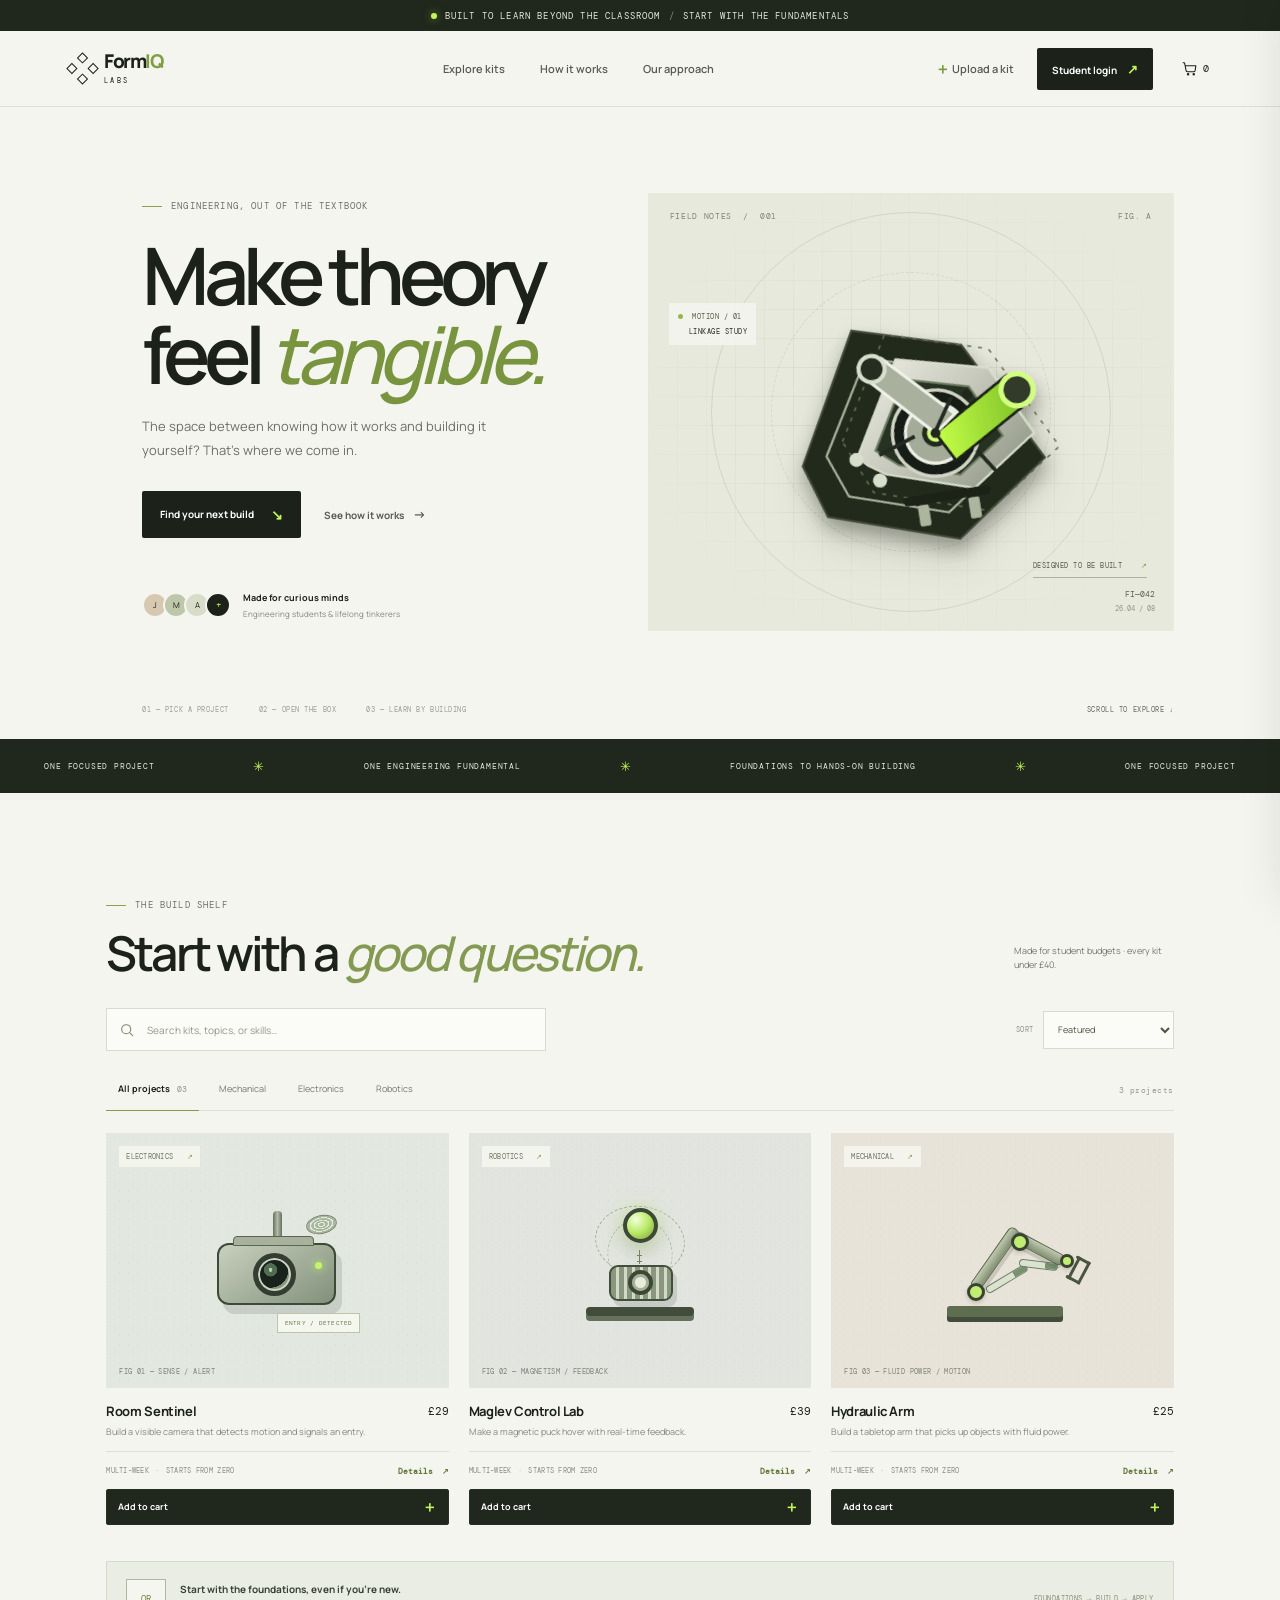
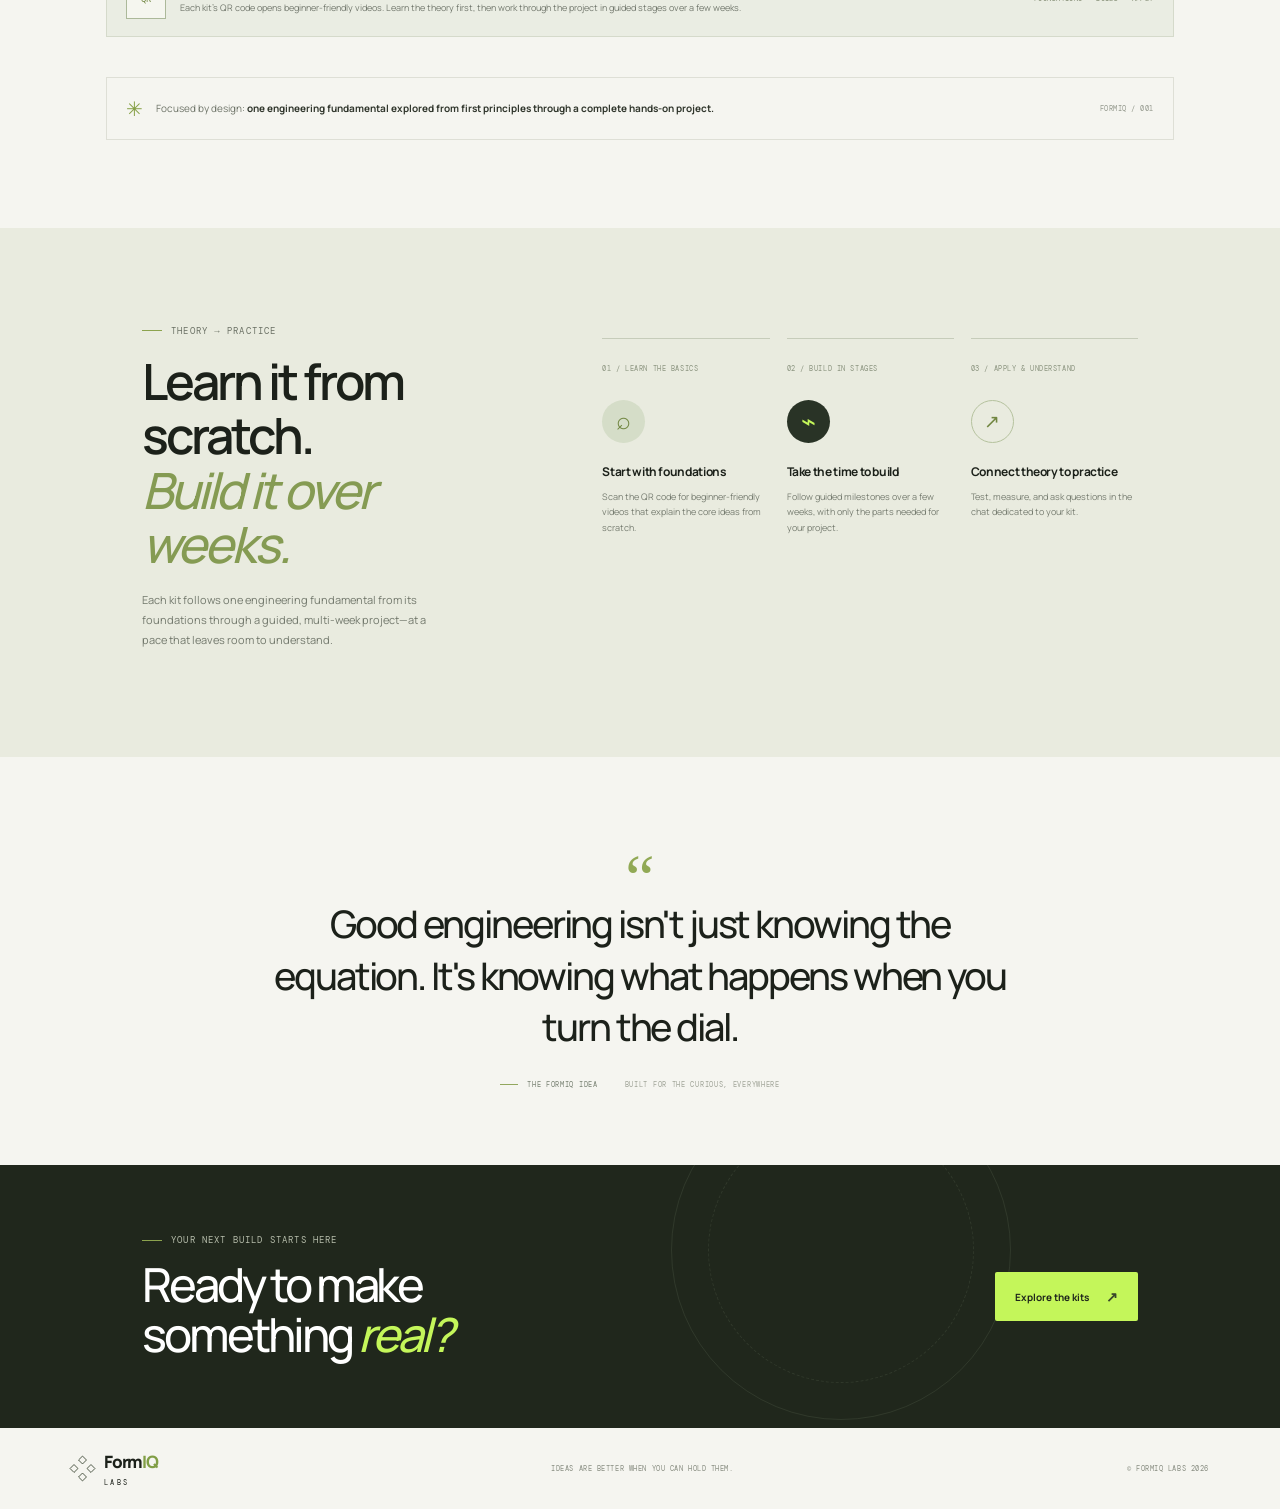
<file: index.html>
<!doctype html>
<html lang="en">
  <head>
    <meta charset="utf-8">
    <meta name="viewport" content="width=device-width, initial-scale=1">
    <meta name="theme-color" content="#f5f5f0">
    <meta name="description" content="Turn engineering theory into practice with focused, project-ready kits from FormIQ Labs.">
    <title>FormIQ Labs — Make theory tangible</title>
    <link rel="preconnect" href="https://fonts.googleapis.com">
    <link rel="preconnect" href="https://fonts.gstatic.com" crossorigin>
    <link href="https://fonts.googleapis.com/css2?family=DM+Mono:wght@400;500&family=Manrope:wght@400;500;600;700;800&display=swap" rel="stylesheet">
    <link rel="stylesheet" href="styles.css">
  </head>
  <body>
    <div class="announcement">
      <span class="announcement-dot"></span>
      BUILT TO LEARN BEYOND THE CLASSROOM <span class="announcement-divider">/</span> START WITH THE FUNDAMENTALS
    </div>
    <header class="site-header">
      <a class="brand" href="#home" aria-label="FormIQ Labs home">
        <span class="brand-mark" aria-hidden="true"><i></i><i></i><i></i><i></i></span>
        <span>Form<span class="brand-iq">IQ</span><small>LABS</small></span>
      </a>
      <button class="menu-toggle" id="menu-toggle" aria-label="Open navigation" aria-expanded="false">☰</button>
      <nav class="main-nav" id="main-nav" aria-label="Main navigation">
        <a href="#kits">Explore kits</a>
        <a href="#how-it-works">How it works</a>
        <a href="#about">Our approach</a>
      </nav>
      <div class="header-actions">
        <button class="text-button" id="upload-open"><span class="plus">＋</span> Upload a kit</button>
        <button class="login-button" id="login-open">Student login <span aria-hidden="true">↗</span></button>
        <button class="cart-button" id="cart-open" aria-label="Open cart">
          <svg viewBox="0 0 24 24" aria-hidden="true"><path d="M3 4h2l2.2 11.1a2 2 0 0 0 2 1.6h8.7a2 2 0 0 0 2-1.6L21 8H6"/><circle cx="10" cy="20" r="1"/><circle cx="18" cy="20" r="1"/></svg>
          <span id="cart-count">0</span>
        </button>
      </div>
    </header>

    <main id="storefront">
      <section class="hero" id="home">
        <div class="hero-copy">
          <div class="eyebrow"><span class="eyebrow-line"></span> ENGINEERING, OUT OF THE TEXTBOOK</div>
          <h1>Make theory<br>feel <span class="accent-word">tangible.</span></h1>
          <p class="hero-intro">The space between knowing how it works and building it yourself? That's where we come in.</p>
          <div class="hero-actions">
            <a class="button button-dark" href="#kits">Find your next build <span>↘</span></a>
            <a class="quiet-link" href="#how-it-works">See how it works <span>→</span></a>
          </div>
          <div class="hero-proof">
            <div class="proof-avatars" aria-hidden="true"><span>J</span><span>M</span><span>A</span><b>+</b></div>
            <div><strong>Made for curious minds</strong><small>Engineering students & lifelong tinkerers</small></div>
          </div>
        </div>
        <div class="hero-art" aria-label="Illustration of an engineering kit laid out for a build">
          <div class="art-topline"><span>FIELD NOTES&nbsp; / &nbsp;001</span><span>FIG. A</span></div>
          <div class="art-grid"></div>
          <div class="art-orbit orbit-one"></div>
          <div class="art-orbit orbit-two"></div>
          <div class="art-center">
            <svg class="orbital-illustration" viewBox="0 0 430 360" role="img" aria-label="A precision-built orbital mechanism">
              <defs>
                <linearGradient id="metal" x1="0" x2="1" y1="0" y2="1"><stop stop-color="#f4f2e9"/><stop offset=".48" stop-color="#c5c8bb"/><stop offset="1" stop-color="#888f7c"/></linearGradient>
                <linearGradient id="green" x1="0" x2="1"><stop stop-color="#c4ff47"/><stop offset="1" stop-color="#7cbd27"/></linearGradient>
                <filter id="shadow"><feDropShadow dx="0" dy="10" stdDeviation="9" flood-opacity=".28"/></filter>
              </defs>
              <g filter="url(#shadow)" transform="rotate(-9 216 179)">
                <path d="M100 217 169 91l106 31 65 124-96 67-127-42z" fill="#22291f" stroke="#424b39" stroke-width="2"/>
                <path d="m125 211 54-91 79 25 46 94-67 46-96-31z" fill="none" stroke="#aab29a" stroke-width="2"/>
                <path d="m143 199 58-99 100 30 55 107-78 53-112-36z" fill="none" stroke="#606c52" stroke-width="1.5" stroke-dasharray="4 7"/>
                <path d="m154 219 54-93 90 23 35 71-67 45-85-27z" fill="url(#metal)" stroke="#d7ddcb" stroke-width="2"/>
                <path d="m174 213 39-66 63 17 26 54-48 32-59-19z" fill="#273023" stroke="#707d62" stroke-width="2"/>
                <circle cx="236" cy="205" r="43" fill="#141a12" stroke="#d1d6c6" stroke-width="3"/>
                <circle cx="236" cy="205" r="30" fill="#a4ab98" stroke="#eef0e5" stroke-width="3"/>
                <circle cx="236" cy="205" r="11" fill="#d2ff79" stroke="#242c1c" stroke-width="5"/>
                <path d="m236 205 79-46 17 30-80 46z" fill="url(#green)" stroke="#1b2315" stroke-width="3"/>
                <circle cx="323" cy="175" r="16" fill="#303a29" stroke="#d3ff80" stroke-width="5"/>
                <path d="m236 205-61-65 19-17 64 66z" fill="#a9b19e" stroke="#eff2e8" stroke-width="3"/>
                <circle cx="183" cy="132" r="13" fill="#262f22" stroke="#d8dfcd" stroke-width="4"/>
                <path d="m154 219 20 24m61-38 22-33m-42 33-38 13m97 10 16 24" stroke="#242a20" stroke-width="4"/>
                <circle cx="154" cy="219" r="7" fill="#d7dfca"/><circle cx="174" cy="243" r="7" fill="#d7dfca"/>
                <circle cx="236" cy="205" r="5" fill="#20261c"/><circle cx="273" cy="172" r="5" fill="#20261c"/>
                <rect x="194" y="264" width="87" height="9" rx="4" fill="#1b2117"/>
                <rect x="207" y="274" width="11" height="21" rx="2" fill="#adb59f"/><rect x="258" y="274" width="11" height="21" rx="2" fill="#adb59f"/>
              </g>
            </svg>
          </div>
          <div class="art-label label-one"><span class="label-dot"></span> MOTION / 01 <b>LINKAGE STUDY</b></div>
          <div class="art-label label-two">DESIGNED TO BE BUILT <span>↗</span></div>
          <div class="art-index">FI—042<span>26.04 / 08</span></div>
        </div>
        <div class="hero-footer"><span>01 — PICK A PROJECT</span><span>02 — OPEN THE BOX</span><span>03 — LEARN BY BUILDING</span><span class="scroll-note">SCROLL TO EXPLORE ↓</span></div>
      </section>

      <section class="ticker" aria-label="Our promise">
        <span>ONE FOCUSED PROJECT</span><b>✳</b><span>ONE ENGINEERING FUNDAMENTAL</span><b>✳</b><span>FOUNDATIONS TO HANDS-ON BUILDING</span><b>✳</b><span>ONE FOCUSED PROJECT</span>
      </section>

      <section class="section kits-section" id="kits">
        <div class="section-heading">
          <div><div class="eyebrow"><span class="eyebrow-line"></span> THE BUILD SHELF</div><h2>Start with a <span>good question.</span></h2></div>
          <span class="browse-link">Made for student budgets · every kit under £40.</span>
        </div>
        <div class="catalog-tools">
          <label class="kit-search">
            <span class="sr-only">Search kits</span>
            <svg viewBox="0 0 24 24" aria-hidden="true"><circle cx="10.8" cy="10.8" r="6.8"></circle><path d="m16 16 4.5 4.5"></path></svg>
            <input id="kit-search" type="search" placeholder="Search kits, topics, or skills…" autocomplete="off">
            <button type="button" id="clear-search" class="clear-search hidden" aria-label="Clear search">×</button>
          </label>
          <label class="sort-select">SORT
            <select id="kit-sort" aria-label="Sort kits">
              <option value="featured">Featured</option>
              <option value="price-low">Price: low to high</option>
              <option value="price-high">Price: high to low</option>
              <option value="title">Name: A to Z</option>
            </select>
          </label>
        </div>
        <div class="filter-row">
          <div class="filter-chips" role="group" aria-label="Filter kits">
            <button class="filter-chip active" data-filter="all" aria-pressed="true">All projects <span>03</span></button>
              <button class="filter-chip" data-filter="mechanical" aria-pressed="false">Mechanical</button>
              <button class="filter-chip" data-filter="electronics" aria-pressed="false">Electronics</button>
              <button class="filter-chip" data-filter="robotics" aria-pressed="false">Robotics</button>
          </div>
          <div class="sort-note" id="results-summary" aria-live="polite">3 projects</div>
        </div>
        <div class="product-grid" id="product-grid">
          <article class="product-card" data-category="electronics">
            <button class="product-visual visual-sentinel" type="button" data-product-details="Room Sentinel" aria-label="View Room Sentinel kit details">
              <span class="product-tag">ELECTRONICS <i>↗</i></span>
              <div class="sentinel-art"><span class="sentinel-mount"></span><span class="sentinel-camera"><i></i><b></b></span><span class="sentinel-sensor"></span><span class="sentinel-signal">ENTRY / DETECTED</span></div>
              <span class="visual-caption">FIG 01 — SENSE / ALERT</span>
            </button>
            <div class="product-meta"><div><h3>Room Sentinel</h3><p>Build a visible camera that detects motion and signals an entry.</p></div><span class="product-price">£29</span></div>
            <div class="product-bottom"><span>MULTI-WEEK <i>·</i> STARTS FROM ZERO</span><button class="card-details" type="button" data-product-details="Room Sentinel">Details <span>↗</span></button></div>
            <button class="add-button" data-product="Room Sentinel" data-price="29" aria-label="Add Room Sentinel to cart">Add to cart <span>＋</span></button>
          </article>
          <article class="product-card" data-category="robotics">
            <button class="product-visual visual-maglev" type="button" data-product-details="Maglev Control Lab" aria-label="View Maglev Control Lab kit details">
              <span class="product-tag">ROBOTICS <i>↗</i></span>
              <div class="maglev-art"><span class="maglev-field field-one"></span><span class="maglev-field field-two"></span><span class="maglev-orb"></span><span class="maglev-gap"></span><span class="maglev-coil"><i></i></span><span class="maglev-base"></span></div>
              <span class="visual-caption">FIG 02 — MAGNETISM / FEEDBACK</span>
            </button>
            <div class="product-meta"><div><h3>Maglev Control Lab</h3><p>Make a magnetic puck hover with real-time feedback.</p></div><span class="product-price">£39</span></div>
            <div class="product-bottom"><span>MULTI-WEEK <i>·</i> STARTS FROM ZERO</span><button class="card-details" type="button" data-product-details="Maglev Control Lab">Details <span>↗</span></button></div>
            <button class="add-button" data-product="Maglev Control Lab" data-price="39" aria-label="Add Maglev Control Lab to cart">Add to cart <span>＋</span></button>
          </article>
          <article class="product-card" data-category="mechanical">
            <button class="product-visual visual-hydraulic" type="button" data-product-details="Hydraulic Arm" aria-label="View Hydraulic Arm kit details">
              <span class="product-tag">MECHANICAL <i>↗</i></span>
              <div class="hydraulic-art"><span class="hydraulic-base"></span><span class="hydraulic-arm arm-lower"></span><span class="hydraulic-arm arm-upper"></span><span class="hydraulic-joint joint-base"></span><span class="hydraulic-joint joint-elbow"></span><span class="hydraulic-joint joint-wrist"></span><span class="hydraulic-grip"></span><span class="hydraulic-cylinder cylinder-lower"></span><span class="hydraulic-cylinder cylinder-upper"></span></div>
              <span class="visual-caption">FIG 03 — FLUID POWER / MOTION</span>
            </button>
            <div class="product-meta"><div><h3>Hydraulic Arm</h3><p>Build a tabletop arm that picks up objects with fluid power.</p></div><span class="product-price">£25</span></div>
            <div class="product-bottom"><span>MULTI-WEEK <i>·</i> STARTS FROM ZERO</span><button class="card-details" type="button" data-product-details="Hydraulic Arm">Details <span>↗</span></button></div>
            <button class="add-button" data-product="Hydraulic Arm" data-price="25" aria-label="Add Hydraulic Arm to cart">Add to cart <span>＋</span></button>
          </article>
        </div>
        <div class="no-results hidden" id="no-results">
          <span>⌕</span><h3>No matching builds yet.</h3><p>Try another search or clear your filters.</p>
          <button type="button" class="quiet-link" id="clear-filters">Clear search & filters ↗</button>
        </div>
        <div class="learning-promise"><span class="qr-doodle" aria-hidden="true">QR</span><div><strong>Start with the foundations, even if you're new.</strong><p>Each kit's QR code opens beginner-friendly videos. Learn the theory first, then work through the project in guided stages over a few weeks.</p></div><span class="promise-index">FOUNDATIONS → BUILD → APPLY</span></div>
        <div class="catalog-note"><span class="catalog-note-mark">✳</span><p>Focused by design: <strong>one engineering fundamental explored from first principles through a complete hands-on project.</strong></p><span class="note-index">FORMIQ / 001</span></div>
      </section>

      <section class="process-section" id="how-it-works">
        <div class="process-heading"><div class="eyebrow"><span class="eyebrow-line"></span> THEORY → PRACTICE</div><h2>Learn it from scratch.<br><span>Build it over weeks.</span></h2><p>Each kit follows one engineering fundamental from its foundations through a guided, multi-week project—at a pace that leaves room to understand.</p></div>
        <div class="process-steps">
          <article class="step"><span class="step-num">01 / LEARN THE BASICS</span><div class="step-icon icon-pick">⌕</div><h3>Start with foundations</h3><p>Scan the QR code for beginner-friendly videos that explain the core ideas from scratch.</p></article>
          <article class="step"><span class="step-num">02 / BUILD IN STAGES</span><div class="step-icon icon-build">⌁</div><h3>Take the time to build</h3><p>Follow guided milestones over a few weeks, with only the parts needed for your project.</p></article>
          <article class="step"><span class="step-num">03 / APPLY & UNDERSTAND</span><div class="step-icon icon-learn">↗</div><h3>Connect theory to practice</h3><p>Test, measure, and ask questions in the chat dedicated to your kit.</p></article>
        </div>
      </section>

      <section class="quote-section" id="about">
        <div class="quote-mark">“</div><blockquote>Good engineering isn't just knowing the equation. It's knowing what happens when you turn the dial.</blockquote>
        <div class="quote-credit"><span class="credit-line"></span><span>THE FORMIQ IDEA</span><span class="credit-location">BUILT FOR THE CURIOUS, EVERYWHERE</span></div>
      </section>

      <section class="bottom-cta">
        <div><div class="eyebrow"><span class="eyebrow-line"></span> YOUR NEXT BUILD STARTS HERE</div><h2>Ready to make<br>something <span>real?</span></h2></div>
        <a class="button button-lime" href="#kits">Explore the kits <span>↗</span></a>
        <span class="cta-orbit"></span>
      </section>
    </main>

    <main id="portal" class="portal-view hidden">
      <section class="portal-shell">
        <div class="portal-topbar"><div><div class="eyebrow"><span class="eyebrow-line"></span> YOUR BUILD SPACE</div><h1>Welcome back<span class="accent-word">.</span></h1><p>Pick up where your curiosity left off.</p></div><button id="portal-exit" class="quiet-link">← Back to kits</button></div>
        <div class="portal-layout">
          <aside class="portal-sidebar">
            <div class="portal-user"><span class="user-avatar">F</span><div><strong id="portal-email">builder@formiqlabs.com</strong><small>STUDENT BUILDER</small></div></div>
            <div class="sidebar-label">YOUR WORKBENCH</div>
            <button class="portal-tab active" data-tab="my-kits"><span>▦</span> My kits <b>01</b></button>
            <button class="portal-tab" data-tab="project-chat"><span>◌</span> Project chat <b class="chat-unread">●</b></button>
            <div class="sidebar-divider"></div>
            <div class="sidebar-tip"><span>✳ BUILD TIP</span><p>Progress isn't always linear. Try a small change and see what the system teaches you.</p><small>FIELD NOTE / 014</small></div>
          </aside>
          <div class="portal-content">
            <div class="portal-panel" id="panel-my-kits">
              <div class="panel-heading"><div><span class="panel-kicker">IN PROGRESS</span><h2>Your active builds</h2></div><button class="small-outline" id="portal-browse">＋ Find another kit</button></div>
              <div class="active-kit-card"><div class="active-kit-visual"><span class="mini-sentinel"><i></i><b></b></span><span class="active-kit-number">BUILD 001</span></div><div class="active-kit-info"><div class="active-kit-top"><span class="status-pill"><i></i> IN PROGRESS</span><span class="kit-progress-text">STAGE 2 OF 5</span></div><h3>Room Sentinel</h3><p>Focus: motion sensing and a clear, local entry alert.</p><div class="progress-track"><span style="width:40%"></span></div><div class="kit-card-actions"><button class="button button-dark" id="open-build-chat">Open project chat <span>↗</span></button><button class="quiet-link" id="change-kit">Switch kit</button></div></div></div>
              <div class="portal-bottom-row"><div class="portal-note"><span>↗</span><p><strong>Build at your own pace.</strong><br>Your notes and project chat stay right here.</p></div><div class="portal-demo-disclaimer">DEMO PORTAL <span>·</span> DATA SAVED IN THIS BROWSER</div></div>
            </div>
            <div class="portal-panel hidden" id="panel-project-chat">
              <div class="chat-header"><div><span class="panel-kicker">PROJECT SPACE</span><h2 id="chat-kit-title">Room Sentinel <span>↗</span></h2></div><label class="chat-kit-select">CHAT FOR <select id="chat-kit-select"><option>Room Sentinel</option><option>Maglev Control Lab</option><option>Hydraulic Arm</option></select></label></div>
              <div class="chat-context"><span class="context-icon">✳</span><p><strong>Keep it curious.</strong> This conversation is for your <span id="chat-context-kit">Room Sentinel</span> build. Ask about a concept, a step, or what to try next.</p></div>
              <div class="chat-messages" id="chat-messages" aria-live="polite"></div>
              <form class="chat-compose" id="chat-form"><label class="sr-only" for="chat-input">Write a message</label><input id="chat-input" autocomplete="off" placeholder="Ask a question about your build…" required><button aria-label="Send message">↑</button></form>
              <div class="chat-demo-disclaimer">DEMO CHAT · MESSAGES ARE SAVED LOCALLY ON THIS DEVICE</div>
            </div>
          </div>
        </div>
      </section>
    </main>

    <footer class="site-footer">
      <a class="brand footer-brand" href="#home"><span class="brand-mark" aria-hidden="true"><i></i><i></i><i></i><i></i></span><span>Form<span class="brand-iq">IQ</span><small>LABS</small></span></a>
      <span>IDEAS ARE BETTER WHEN YOU CAN HOLD THEM.</span>
      <span>© FORMIQ LABS 2026</span>
    </footer>

    <div class="overlay hidden" id="login-modal" role="dialog" aria-modal="true" aria-labelledby="login-title">
      <div class="modal-card login-modal-card"><button class="modal-close" data-close="login-modal" aria-label="Close">×</button><div class="modal-symbol">↗</div><div class="eyebrow"><span class="eyebrow-line"></span> STUDENT WORKBENCH</div><h2 id="login-title">Your build,<br><span>your space.</span></h2><p>Sign in to find your project notes and kit-specific chat.</p><form id="login-form"><label for="login-email">EMAIL ADDRESS</label><input id="login-email" type="email" placeholder="you@example.com" required><button class="button button-dark full-button">Continue to demo portal <span>↗</span></button></form><div class="modal-footnote">PREVIEW MODE · No password or account data is collected.</div></div>
    </div>

    <div class="overlay hidden" id="kit-modal" role="dialog" aria-modal="true" aria-labelledby="kit-modal-title">
      <div class="modal-card kit-modal-card">
        <button class="modal-close" data-close="kit-modal" aria-label="Close kit details">×</button>
        <div class="eyebrow"><span class="eyebrow-line"></span> KIT FIELD GUIDE</div>
        <span class="detail-category" id="detail-category"></span>
        <h2 id="kit-modal-title"></h2>
        <p id="kit-modal-description"></p>
        <div class="detail-facts"><div><span>LEARNING PACE</span><strong id="detail-time"></strong></div><div><span>STARTING POINT</span><strong id="detail-level"></strong></div><div><span>PRICE</span><strong id="detail-price"></strong></div></div>
        <div class="detail-list"><h3>What you'll learn</h3><ul id="detail-learning"></ul></div>
        <div class="detail-list"><h3>What's in the box</h3><ul id="detail-includes"></ul></div>
        <div class="foundation-callout"><span class="qr-doodle" aria-hidden="true">QR</span><p><strong>Learn from the ground up.</strong><br>Scan the QR code included in the kit for foundational videos, then work through the project at your own pace over several weeks.</p></div>
        <a id="foundation-video-link" class="foundation-video-link hidden" href="#" target="_blank" rel="noopener noreferrer">Open foundation videos ↗</a>
        <div class="detail-actions"><button class="button button-dark" id="detail-add">Add to cart <span>＋</span></button><span class="demo-hint">Preview only · no payment collected</span></div>
      </div>
    </div>

    <div class="overlay hidden" id="upload-modal" role="dialog" aria-modal="true" aria-labelledby="upload-title">
      <div class="modal-card upload-modal-card"><button class="modal-close" data-close="upload-modal" aria-label="Close">×</button><div class="eyebrow"><span class="eyebrow-line"></span> CONTRIBUTOR STUDIO</div><h2 id="upload-title">Put a build<br><span>on the shelf.</span></h2><p>Share a focused engineering project with the FormIQ community.</p><form id="upload-form" class="upload-form">
        <div class="form-pair"><div><label for="kit-title">KIT NAME</label><input id="kit-title" name="title" placeholder="e.g. Desktop Robotic Gripper" required maxlength="48"></div><div><label for="kit-category">CATEGORY</label><select id="kit-category" name="category"><option value="mechanical">Mechanical</option><option value="electronics">Electronics</option><option value="robotics">Robotics</option></select></div></div>
        <div class="form-pair"><div><label for="kit-price">PRICE (GBP)</label><input id="kit-price" name="price" type="number" min="1" max="40" step="1" placeholder="29" required><p class="form-help">Kit prices are capped at £40 to keep them student-friendly.</p></div><div><label for="kit-level">STARTING POINT</label><select id="kit-level" name="level"><option>No prior experience required</option><option>Fundamentals plus optional advanced extension</option></select></div></div>
        <label for="kit-description">ONE-LINE DESCRIPTION</label><input id="kit-description" name="description" placeholder="What will builders learn?" maxlength="80" required>
        <div class="form-pair"><div><label for="kit-build-time">LEARNING PACE</label><select id="kit-build-time" name="buildTime"><option selected>Multi-week, self-paced</option><option>Multi-week, guided milestones</option><option>Flexible pace</option></select></div><div><label for="kit-learning">CORE FUNDAMENTAL</label><input id="kit-learning" name="learning" placeholder="e.g. Feedback control" maxlength="80" required></div></div>
        <label for="kit-foundation-url">FOUNDATION VIDEO LINK <span class="optional">(OPTIONAL UNTIL READY)</span></label><input id="kit-foundation-url" name="foundationUrl" type="url" placeholder="https://…" autocomplete="url"><p class="form-help">Use the playlist link that the kit's QR code will open.</p>
        <label for="kit-includes">WHAT'S IN THE BOX? <span class="optional">(ONE ITEM PER LINE)</span></label><textarea id="kit-includes" name="includes" rows="2" placeholder="Parts and components&#10;Build guide"></textarea>
        <label for="kit-image">PROJECT IMAGE <span class="optional">(OPTIONAL)</span></label><input id="kit-image" name="image" type="file" accept="image/png,image/jpeg,image/webp">
        <div class="upload-preview hidden" id="upload-preview"><img id="preview-image" alt="Project image preview"><span id="preview-name"></span><button type="button" id="clear-image" aria-label="Remove image">×</button></div>
        <div class="upload-error" id="upload-error" role="alert"></div>
        <button class="button button-dark full-button">Add to demo shelf <span>↗</span></button>
      </form><div class="modal-footnote">PREVIEW MODE · This demo listing is added in your current browser only.</div></div>
    </div>

    <aside class="cart-drawer" id="cart-drawer" aria-label="Shopping cart" aria-hidden="true">
      <div class="drawer-header"><div><span class="panel-kicker">YOUR BUILD LIST</span><h2>Cart <span id="drawer-count">(0)</span></h2></div><button class="drawer-close" id="cart-close" aria-label="Close cart">×</button></div>
      <div class="cart-items" id="cart-items"></div><div class="cart-empty" id="cart-empty"><span>⌁</span><p>Your next build<br>will go here.</p><a href="#kits" id="cart-explore">Explore kits ↗</a></div>
      <div class="cart-summary hidden" id="cart-summary"><div class="subtotal-row"><span>Subtotal</span><strong id="cart-subtotal">£0</strong></div><small>Delivery calculated at checkout.</small><button class="button button-dark full-button" id="checkout-button">Continue to checkout <span>↗</span></button><div class="checkout-note">DEMO CHECKOUT · No payment is collected.</div></div>
    </aside>
    <div class="drawer-scrim hidden" id="drawer-scrim"></div>
    <div class="toast" id="toast" role="status" aria-live="polite"></div>
    <script src="app.js"></script>
  </body>
</html>
</file>
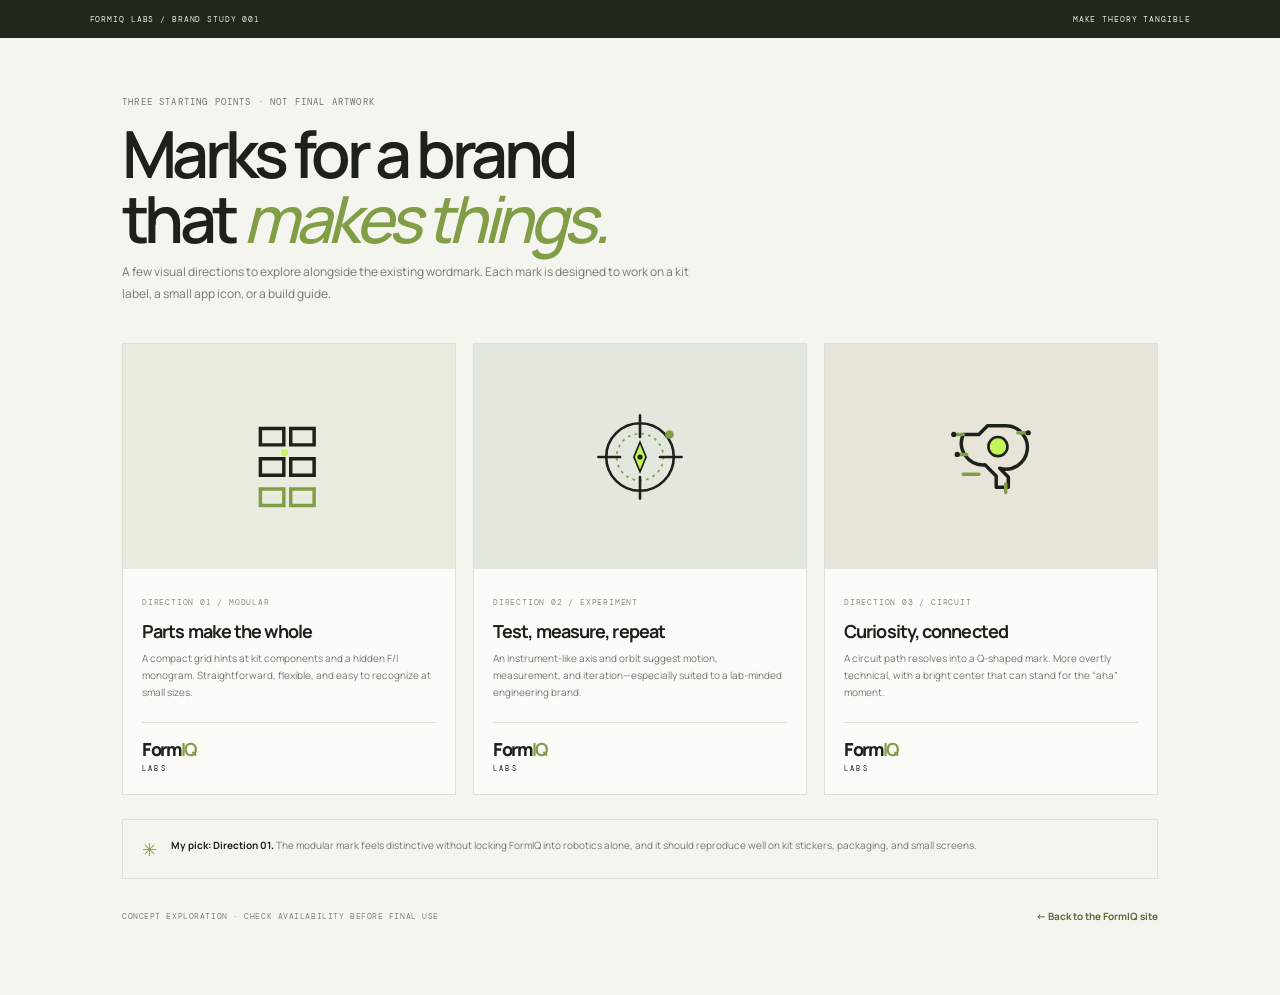
<file: logo-ideas.html>
<!doctype html>
<html lang="en">
  <head>
    <meta charset="utf-8">
    <meta name="viewport" content="width=device-width, initial-scale=1">
    <meta name="theme-color" content="#f5f5f0">
    <title>FormIQ Labs — Logo directions</title>
    <link rel="preconnect" href="https://fonts.googleapis.com">
    <link rel="preconnect" href="https://fonts.gstatic.com" crossorigin>
    <link href="https://fonts.googleapis.com/css2?family=DM+Mono:wght@400;500&family=Manrope:wght@400;500;600;700;800&display=swap" rel="stylesheet">
    <style>
      :root { --paper:#f5f5f0; --ink:#1c211a; --muted:#73796e; --line:#dedfd6; --lime:#c4f65a; --green:#819e46; --mono:"DM Mono",monospace; --sans:"Manrope",sans-serif; }
      * { box-sizing:border-box; }
      body { margin:0; background:var(--paper); color:var(--ink); font-family:var(--sans); -webkit-font-smoothing:antialiased; }
      a { color:inherit; text-decoration:none; }
      .topline { display:flex; justify-content:space-between; padding:14px 7%; background:#20271c; color:#e7eadd; font:8px var(--mono); letter-spacing:.11em; }
      .page { max-width:1100px; margin:0 auto; padding:58px 32px 72px; }
      .eyebrow { color:#70776a; font:9px var(--mono); letter-spacing:.13em; }
      h1 { margin:13px 0 10px; font-size:clamp(38px,6vw,65px); line-height:1; letter-spacing:-.07em; font-weight:600; }
      h1 span { color:var(--green); font-style:italic; font-weight:500; }
      .intro { max-width:590px; margin:0; color:var(--muted); font-size:12px; line-height:1.8; }
      .ideas { display:grid; grid-template-columns:repeat(3,1fr); gap:17px; margin-top:39px; }
      .idea { overflow:hidden; border:1px solid var(--line); background:#fbfbf7; }
      .idea-visual { display:grid; min-height:225px; place-items:center; background:#e9ebdf; }
      .idea:nth-child(2) .idea-visual { background:#e2e8de; }
      .idea:nth-child(3) .idea-visual { background:#e8e4da; }
      .idea-visual svg { width:104px; height:104px; overflow:visible; }
      .idea-copy { padding:19px 19px 21px; }
      .idea-number { color:#8a9380; font:8px var(--mono); letter-spacing:.1em; }
      h2 { margin:9px 0 7px; font-size:18px; letter-spacing:-.05em; }
      .idea-copy p { min-height:54px; margin:0; color:var(--muted); font-size:10px; line-height:1.7; }
      .wordmark { display:flex; align-items:center; gap:9px; margin-top:18px; padding-top:14px; border-top:1px solid var(--line); }
      .wordmark-name { font-size:18px; font-weight:800; letter-spacing:-.075em; }
      .wordmark-name b { color:var(--green); }
      .wordmark-name small { display:block; margin-top:3px; font:7px var(--mono); letter-spacing:.31em; }
      .recommendation { display:flex; align-items:start; gap:14px; margin-top:24px; padding:17px 19px; border:1px solid var(--line); }
      .recommendation span { color:var(--green); font-size:18px; }
      .recommendation p { margin:0; color:var(--muted); font-size:10px; line-height:1.7; }
      .recommendation strong { color:var(--ink); }
      .actions { display:flex; justify-content:space-between; align-items:center; margin-top:30px; color:#7f8679; font:8px var(--mono); letter-spacing:.07em; }
      .actions a { color:#596b39; font:700 10px var(--sans); letter-spacing:0; }
      @media (max-width:760px) { .page { padding:42px 6% 55px; } .ideas { grid-template-columns:1fr; gap:12px; margin-top:27px; } .idea { display:grid; grid-template-columns:38% 1fr; } .idea-visual { min-height:205px; } .idea-visual svg { width:81px; height:81px; } .idea-copy { align-self:center; padding:17px; } .idea-copy p { min-height:0; } .wordmark { margin-top:12px; padding-top:10px; } }
      @media (max-width:420px) { .topline { font-size:7px; } .page { padding-right:5%; padding-left:5%; } .idea { grid-template-columns:34% 1fr; } .idea-visual { min-height:215px; } .idea-copy { padding:13px; } }
    </style>
  </head>
  <body>
    <div class="topline"><span>FORMIQ LABS / BRAND STUDY 001</span><span>MAKE THEORY TANGIBLE</span></div>
    <main class="page">
      <div class="eyebrow">THREE STARTING POINTS · NOT FINAL ARTWORK</div>
      <h1>Marks for a brand<br>that <span>makes things.</span></h1>
      <p class="intro">A few visual directions to explore alongside the existing wordmark. Each mark is designed to work on a kit label, a small app icon, or a build guide.</p>
      <section class="ideas" aria-label="Logo concepts">
        <article class="idea">
          <div class="idea-visual">
            <svg viewBox="0 0 120 120" role="img" aria-label="Modular F and I logo concept">
              <g transform="translate(22 22)" fill="none" stroke="#1c211a" stroke-width="4">
                <path d="M5 5h27v19H5zM40 5h27v19H40zM5 40h27v19H5zM40 40h27v19H40z"/>
                <path d="M5 75h27v19H5zM40 75h27v19H40z" stroke="#819e46"/>
              </g>
              <circle cx="55" cy="55" r="4" fill="#c4f65a"/>
            </svg>
          </div>
          <div class="idea-copy">
            <span class="idea-number">DIRECTION 01 / MODULAR</span>
            <h2>Parts make the whole</h2>
            <p>A compact grid hints at kit components and a hidden F/I monogram. Straightforward, flexible, and easy to recognize at small sizes.</p>
            <div class="wordmark"><span class="wordmark-name">Form<b>IQ</b><small>LABS</small></span></div>
          </div>
        </article>
        <article class="idea">
          <div class="idea-visual">
            <svg viewBox="0 0 120 120" role="img" aria-label="Orbit and test axis logo concept">
              <circle cx="60" cy="60" r="39" fill="none" stroke="#1c211a" stroke-width="3"/>
              <circle cx="60" cy="60" r="27" fill="none" stroke="#819e46" stroke-width="2" stroke-dasharray="3 5"/>
              <path d="M60 12v25M60 83v25M12 60h25M83 60h25" stroke="#1c211a" stroke-width="3" stroke-linecap="round"/>
              <path d="m60 43 7 17-7 17-7-17z" fill="#c4f65a" stroke="#1c211a" stroke-width="2"/>
              <circle cx="60" cy="60" r="3" fill="#1c211a"/>
              <circle cx="94" cy="34" r="5" fill="#819e46"/>
            </svg>
          </div>
          <div class="idea-copy">
            <span class="idea-number">DIRECTION 02 / EXPERIMENT</span>
            <h2>Test, measure, repeat</h2>
            <p>An instrument-like axis and orbit suggest motion, measurement, and iteration—especially suited to a lab-minded engineering brand.</p>
            <div class="wordmark"><span class="wordmark-name">Form<b>IQ</b><small>LABS</small></span></div>
          </div>
        </article>
        <article class="idea">
          <div class="idea-visual">
            <svg viewBox="0 0 120 120" role="img" aria-label="Circuit trace Q logo concept">
              <path d="M28 34h18l10-10h21a25 25 0 1 1-7 49l10 10v12H66V82L53 69a25 25 0 0 1-25-35Z" fill="none" stroke="#1c211a" stroke-width="4" stroke-linejoin="round"/>
              <circle cx="68" cy="48" r="11" fill="#c4f65a" stroke="#1c211a" stroke-width="3"/>
              <path d="M17 34h11M21 57h11M28 80h18M77 91v10M91 32h12" stroke="#819e46" stroke-width="4" stroke-linecap="round"/>
              <circle cx="17" cy="34" r="3" fill="#1c211a"/><circle cx="21" cy="57" r="3" fill="#1c211a"/><circle cx="103" cy="32" r="3" fill="#1c211a"/>
            </svg>
          </div>
          <div class="idea-copy">
            <span class="idea-number">DIRECTION 03 / CIRCUIT</span>
            <h2>Curiosity, connected</h2>
            <p>A circuit path resolves into a Q-shaped mark. More overtly technical, with a bright center that can stand for the “aha” moment.</p>
            <div class="wordmark"><span class="wordmark-name">Form<b>IQ</b><small>LABS</small></span></div>
          </div>
        </article>
      </section>
      <div class="recommendation"><span>✳</span><p><strong>My pick: Direction 01.</strong> The modular mark feels distinctive without locking FormIQ into robotics alone, and it should reproduce well on kit stickers, packaging, and small screens.</p></div>
      <div class="actions"><span>CONCEPT EXPLORATION · CHECK AVAILABILITY BEFORE FINAL USE</span><a href="index.html">← Back to the FormIQ site</a></div>
    </main>
  </body>
</html>
</file>
<file: styles.css>
:root {
  --paper: #f5f5f0;
  --ink: #1c211a;
  --muted: #787d72;
  --line: #dedfd6;
  --lime: #c4f65a;
  --deep: #20271c;
  --mono: "DM Mono", monospace;
  --sans: "Manrope", sans-serif;
}

* { box-sizing: border-box; }
html { scroll-behavior: smooth; scroll-padding-top: 85px; }
body { margin: 0; background: var(--paper); color: var(--ink); font-family: var(--sans); -webkit-font-smoothing: antialiased; }
button, input, select { font: inherit; }
button, a { -webkit-tap-highlight-color: transparent; }
button { color: inherit; }
a { color: inherit; text-decoration: none; }
.hidden { display: none !important; }
.announcement { height: 31px; display: flex; align-items: center; justify-content: center; gap: 8px; background: var(--deep); color: #e7eadd; font: 9px var(--mono); letter-spacing: .13em; }
.announcement-dot, .status-pill i { width: 6px; height: 6px; display: inline-block; border-radius: 50%; background: var(--lime); box-shadow: 0 0 9px #c4f65a8a; }
.announcement-divider { color: #818977; }
.site-header { height: 76px; padding: 0 5.55%; display: flex; align-items: center; justify-content: space-between; border-bottom: 1px solid var(--line); background: var(--paper); position: sticky; top: 0; z-index: 20; }
.brand { display: inline-flex; gap: 10px; align-items: center; font-size: 19px; font-weight: 800; letter-spacing: -.075em; line-height: 1; }
.brand-iq { color: #819e46; }
.brand small { display: block; margin-top: 5px; font: 7px var(--mono); letter-spacing: .32em; }
.brand-mark { width: 23px; height: 23px; position: relative; display: inline-block; transform: rotate(45deg); }
.brand-mark i { width: 8px; height: 8px; position: absolute; border: 1.6px solid var(--ink); }
.brand-mark i:nth-child(1) { top: 0; left: 0; }.brand-mark i:nth-child(2) { top: 0; right: 0; }.brand-mark i:nth-child(3) { bottom: 0; left: 0; }.brand-mark i:nth-child(4) { bottom: 0; right: 0; }
.main-nav { display: flex; gap: 35px; margin-left: 60px; }
.main-nav a, .text-button { color: #555b50; font-size: 11px; font-weight: 600; transition: color .2s; }
.main-nav a:hover, .text-button:hover, .quiet-link:hover { color: #719433; }
.header-actions { display: flex; align-items: center; gap: 23px; }
.text-button, .cart-button, .menu-toggle { border: 0; background: none; cursor: pointer; }
.text-button { padding: 9px 0; }
.plus { color: #789a39; font-size: 15px; vertical-align: -1px; }
.login-button { background: var(--ink); color: white; border: 0; border-radius: 2px; padding: 12px 15px; font-size: 10px; font-weight: 700; cursor: pointer; transition: background .2s, transform .2s; }
.login-button:hover, .button-dark:hover { background: #39462b; transform: translateY(-1px); }
.login-button span { color: var(--lime); margin-left: 8px; font-size: 13px; }
.cart-button { position: relative; padding: 8px 0 8px 5px; display: flex; align-items: center; gap: 5px; font: 10px var(--mono); }
.cart-button svg { width: 17px; fill: none; stroke: currentColor; stroke-width: 1.5; stroke-linecap: round; stroke-linejoin: round; }
.menu-toggle { display: none; font-size: 20px; }
.hero { position: relative; min-height: 632px; display: grid; grid-template-columns: 1fr 1.04fr; align-items: center; padding: 60px 8.3% 82px 11.1%; overflow: hidden; }
.hero-copy { position: relative; z-index: 2; padding-bottom: 5px; }
.eyebrow { display: flex; align-items: center; gap: 9px; color: #6b7165; font: 9px var(--mono); letter-spacing: .13em; }
.eyebrow-line { display: inline-block; width: 20px; height: 1px; background: #8ca34e; }
.hero h1 { margin: 24px 0 20px; font-size: clamp(53px, 6.2vw, 82px); line-height: .99; letter-spacing: -.078em; font-weight: 600; }
.accent-word { color: #79943f; font-style: italic; font-weight: 500; }
.hero-intro { max-width: 368px; color: #6b7066; font-size: 13px; line-height: 1.85; }
.hero-actions { display: flex; align-items: center; gap: 23px; margin-top: 29px; }
.button { display: inline-flex; justify-content: center; align-items: center; gap: 17px; border: 0; border-radius: 2px; padding: 14px 18px; font-size: 10px; font-weight: 700; cursor: pointer; transition: background .2s, transform .2s; }
.button span { font-size: 14px; color: var(--lime); }
.button-dark { color: white; background: var(--ink); }
.quiet-link { border: 0; background: none; color: #575d52; font-size: 10px; font-weight: 700; cursor: pointer; transition: color .2s; }
.quiet-link span { font-size: 13px; margin-left: 7px; }
.hero-proof { display: flex; align-items: center; gap: 12px; margin-top: 53px; }
.proof-avatars { display: flex; align-items: center; }
.proof-avatars span, .proof-avatars b { display: grid; width: 26px; height: 26px; place-items: center; margin-left: -5px; border: 2px solid var(--paper); border-radius: 50%; color: var(--ink); background: #d7ddc9; font-size: 8px; }
.proof-avatars span:first-child { margin-left: 0; background: #d6c8b1; }.proof-avatars span:nth-child(2) { background: #bec7aa; }.proof-avatars b { background: var(--ink); color: var(--lime); font: 9px var(--mono); }
.hero-proof strong, .hero-proof small { display: block; }.hero-proof strong { font-size: 9px; }.hero-proof small { margin-top: 4px; color: #82877c; font-size: 8px; }
.hero-art { min-height: 438px; position: relative; display: grid; place-items: center; background: #e7e9dc; overflow: hidden; }
.art-grid { position: absolute; inset: 0; background-image: linear-gradient(#a7ae9740 1px, transparent 1px), linear-gradient(90deg, #a7ae9740 1px, transparent 1px); background-size: 29px 29px; mask-image: radial-gradient(ellipse, black 10%, transparent 76%); }
.art-topline { position: absolute; z-index: 3; left: 22px; right: 22px; top: 18px; display: flex; justify-content: space-between; color: #7d8472; font: 8px var(--mono); letter-spacing: .08em; }
.art-center { width: 82%; position: relative; z-index: 2; }
.orbital-illustration { display: block; width: 100%; filter: drop-shadow(0 18px 17px #343b2528); }
.art-orbit { position: absolute; border: 1px solid #929c7c40; border-radius: 50%; }
.orbit-one { width: 400px; height: 400px; }.orbit-two { width: 280px; height: 280px; border-style: dashed; }
.art-label { position: absolute; z-index: 3; color: #535c48; font: 7px var(--mono); letter-spacing: .07em; }
.label-one { top: 25%; left: 4%; padding: 9px; background: #f5f5f0dc; }.label-one b { display: block; margin: 6px 0 0 11px; font-weight: 400; color: #252c20; }
.label-dot { display: inline-block; width: 5px; height: 5px; margin-right: 5px; border-radius: 50%; background: #9ab64b; }
.label-two { bottom: 12%; right: 5%; border-bottom: 1px solid #aeb39f; padding: 7px 0; }.label-two span { margin-left: 14px; color: #7d983e; }
.art-index { position: absolute; right: 19px; bottom: 18px; color: #5a6250; text-align: right; font: 8px var(--mono); }.art-index span { display: block; margin-top: 5px; color: #929887; font-size: 7px; }
.hero-footer { position: absolute; bottom: 25px; left: 11.1%; right: 8.3%; display: flex; align-items: center; gap: 30px; color: #999e91; font: 7px var(--mono); letter-spacing: .08em; }
.scroll-note { margin-left: auto; color: #62685c; }
.ticker { height: 54px; display: flex; align-items: center; justify-content: space-around; gap: 10px; overflow: hidden; background: var(--deep); color: #e8ebdf; font: 8px var(--mono); letter-spacing: .1em; white-space: nowrap; }
.ticker b { color: var(--lime); font-size: 13px; font-weight: 400; }
.section { padding: 106px 8.3% 88px; }
.section-heading { display: flex; justify-content: space-between; align-items: end; }
.section-heading h2, .process-heading h2 { margin: 16px 0 0; font-size: clamp(32px, 4vw, 48px); line-height: 1.09; letter-spacing: -.06em; font-weight: 600; }
.section-heading h2 span { color: #849a52; font-weight: 500; font-style: italic; }
.browse-link { margin: 0 0 7px; }
.filter-row { display: flex; align-items: center; justify-content: space-between; margin: 38px 0 22px; border-bottom: 1px solid var(--line); }
.filter-chips { display: flex; gap: 8px; }
.filter-chip { margin-bottom: -1px; padding: 10px 12px 13px; border: 0; border-bottom: 1px solid transparent; background: transparent; color: #73796e; font-size: 9px; cursor: pointer; }
.filter-chip.active { border-bottom-color: #839b4b; color: var(--ink); font-weight: 700; }
.filter-chip span { margin-left: 5px; color: #8d967d; font: 8px var(--mono); }
.sort-note { color: #91968a; font: 8px var(--mono); letter-spacing: .06em; }.sort-note span { color: #92ae4b; padding: 0 4px; }
.product-grid { display: grid; grid-template-columns: repeat(3, minmax(0, 1fr)); gap: 20px; }
.product-card { min-width: 0; }
.product-visual { position: relative; display: grid; height: clamp(180px, 22vw, 255px); place-items: center; overflow: hidden; }
.visual-pendulum { background: #e4e6d9; }.visual-circuit { background: #dce5dc; }.visual-rover { background: #e6e1d5; }.visual-bridge { background: #e8e2d7; }
.visual-sentinel { background: #e2e7df; }.visual-maglev { background: #e2e4df; }.visual-hydraulic { background: #e8e3d8; }
.product-visual::before { content: ""; position: absolute; inset: 0; background-image: radial-gradient(#68745e3b .6px, transparent .6px); background-size: 9px 9px; opacity: .43; }
.product-tag { position: absolute; z-index: 4; left: 13px; top: 13px; padding: 6px 7px; background: #f6f7f0dc; color: #6e7664; font: 7px var(--mono); letter-spacing: .04em; }
.product-tag i { margin-left: 9px; color: #849a52; font-style: normal; }
.custom-kit-symbol { position: relative; z-index: 1; color: #637747; font: 64px Georgia; }
.visual-caption { position: absolute; z-index: 3; bottom: 12px; left: 13px; color: #7d8378; font: 7px var(--mono); letter-spacing: .05em; }
.pendulum-art { position: relative; width: 130px; height: 153px; border-bottom: 0; }
.pendulum-base { position: absolute; left: 23px; bottom: 18px; width: 84px; height: 7px; border-radius: 3px; background: #313b2d; box-shadow: 0 8px 0 -3px #77806b; }
.pendulum-base::before { content: ""; position: absolute; left: 39px; bottom: 6px; width: 7px; height: 115px; background: linear-gradient(90deg,#89937f,#d5dacd,#7c8570); }
.pendulum-arm { position: absolute; top: 33px; left: 65px; width: 3px; height: 86px; background: #929b83; transform: rotate(24deg); transform-origin: top; }
.pendulum-weight { position: absolute; top: 106px; left: 100px; width: 24px; height: 24px; border: 4px solid #1d271b; border-radius: 50%; background: var(--lime); box-shadow: 0 5px 10px #2530182b; }
.angle-mark { position: absolute; top: 45px; left: 89px; color: #79864f; font: italic 15px Georgia; }
.circuit-art { position: relative; width: 155px; height: 140px; transform: rotate(-8deg); }
.circuit-board { position: absolute; inset: 19px 14px; border: 1px solid #667861; background: linear-gradient(135deg,#455a47,#243c32); box-shadow: 8px 10px 0 #31423730, 0 12px 17px #28382926; }
.circuit-chip { position: absolute; z-index: 2; display: grid; place-content: center; top: 49px; left: 66px; width: 40px; height: 40px; border: 2px solid #bdc5aa; background: #202923; color: var(--lime); text-align: center; font: 13px var(--mono); box-shadow: 2px 3px 4px #121a17a3; }
.circuit-chip small { font-size: 7px; }
.circuit-line { position: absolute; z-index: 1; height: 2px; background: #b7c593; }.line-a { top: 60px; left: 28px; width: 42px; }.line-b { top: 95px; left: 95px; width: 38px; }.line-c { top: 36px; left: 95px; width: 30px; }
.circuit-node { position: absolute; z-index: 2; width: 6px; height: 6px; border-radius: 50%; background: var(--lime); box-shadow: 0 0 8px var(--lime); }.node-a { left: 27px; top: 57px; }.node-b { left: 129px; top: 92px; }.node-c { left: 123px; top: 33px; }
.signal-wave { position: absolute; top: 2px; right: 0; color: #819769; font: 31px Georgia; }
.rover-art { position: relative; width: 150px; height: 128px; }
.rover-body { position: absolute; left: 31px; top: 45px; display: flex; justify-content: space-around; align-items: center; width: 92px; height: 44px; border: 2px solid #3e4938; border-radius: 8px 8px 4px 4px; background: #a7b295; transform: skewY(-6deg); box-shadow: 5px 8px 0 #353f3235; }
.rover-body i { width: 15px; height: 15px; border: 3px solid #30392d; border-radius: 50%; background: var(--lime); }.rover-body b { width: 8px; height: 8px; border-radius: 50%; background: #ebf1dc; box-shadow: 0 0 6px white; }
.rover-wheel { position: absolute; width: 14px; height: 24px; border: 2px solid #d5dacb; border-radius: 6px; background: #333c30; }.wheel-a { top: 46px; left: 24px; }.wheel-b { top: 81px; left: 24px; }.wheel-c { top: 46px; right: 23px; }.wheel-d { top: 81px; right: 23px; }
.rover-antenna { position: absolute; top: 19px; left: 72px; width: 2px; height: 28px; background: #505b48; transform: rotate(15deg); }.rover-antenna::after { content: ""; position: absolute; top: -4px; left: -3px; width: 8px; height: 8px; border-radius: 50%; background: #b8e769; }
.visual-motor { background: #e4e6d9; }
.motor-art { position: relative; width: 165px; height: 140px; }
.motor-body { position: absolute; top: 54px; left: 23px; width: 80px; height: 48px; border: 2px solid #374333; border-radius: 9px; background: linear-gradient(135deg,#d9ddcf,#87947d); box-shadow: 5px 8px 0 #353f3230; }
.motor-body::before { content: ""; position: absolute; inset: 9px 15px; border-left: 2px solid #68745f; border-right: 2px solid #68745f; background: repeating-linear-gradient(90deg,transparent 0 7px,#68745f 7px 9px); opacity: .8; }
.motor-body i { position: absolute; top: -5px; width: 8px; height: 8px; border: 2px solid #34402d; border-radius: 50%; background: var(--lime); }.motor-body i:first-child { left: 14px; }.motor-body i:nth-child(2) { right: 14px; }
.motor-body b { position: absolute; right: 9px; bottom: 7px; width: 5px; height: 5px; border-radius: 50%; background: #eff5dd; box-shadow: 0 0 6px white; }
.motor-shaft { position: absolute; top: 74px; left: 101px; width: 22px; height: 5px; background: #53614c; }
.motor-wheel { position: absolute; top: 57px; right: 17px; width: 39px; height: 39px; border: 5px solid #4d5944; border-radius: 50%; background: #c4f65a; box-shadow: inset 0 0 0 5px #e6ebda; }
.motor-wave { position: absolute; top: 18px; right: 10px; padding: 5px 7px; border: 1px solid #bbc6a6; color: #647a3d; background: #f5f6ef; font: 7px var(--mono); letter-spacing: .06em; }
.bridge-art { position: relative; width: 180px; height: 137px; }
.bridge-deck { position: absolute; top: 91px; left: 10px; width: 159px; height: 8px; background: #8c7655; box-shadow: 0 5px 0 #604f39; }
.bridge-truss { position: absolute; top: 41px; width: 76px; height: 57px; border-top: 3px solid #756348; border-left: 3px solid #756348; transform: skewY(-30deg); }.truss-a { left: 15px; }.truss-b { right: 13px; transform: scaleX(-1) skewY(-30deg); }
.bridge-truss::after { content: ""; position: absolute; left: 0; top: 0; width: 72px; height: 1px; border-top: 2px solid #9a835d; transform: rotate(47deg); transform-origin: left; }
.bridge-support { position: absolute; top: 40px; width: 3px; height: 56px; background: #64553d; }.support-a { left: 53px; }.support-b { right: 52px; }
.load-weight { position: absolute; top: 15px; left: 78px; padding: 5px 7px; border: 1px solid #7b8b5a; background: #f4f4e8; color: #586742; font: 8px var(--mono); }
.beam-art { position: relative; width: 180px; height: 137px; }
.beam-base { position: absolute; left: 10px; bottom: 26px; width: 160px; height: 3px; background: #8c8f7e; }
.beam-span { position: absolute; top: 79px; left: 16px; width: 148px; height: 7px; border-radius: 3px; background: linear-gradient(#aa8b61,#785e3f); box-shadow: 0 4px 0 #604f3930; transform: rotate(1.7deg); }
.beam-support { position: absolute; top: 85px; width: 0; height: 0; border-right: 11px solid transparent; border-bottom: 20px solid #808a70; border-left: 11px solid transparent; }
.beam-support.support-a { left: 22px; }.beam-support.support-b { right: 21px; }
.beam-load { position: absolute; top: 97px; left: 79px; display: grid; width: 22px; height: 20px; place-items: center; border: 1px solid #6f7d50; background: #d7ed9f; color: #50643a; font: 8px var(--mono); }
.beam-load::before { content: ""; position: absolute; bottom: 19px; left: 9px; width: 2px; height: 12px; background: #6f7d50; }
.beam-dial { position: absolute; top: 20px; left: 75px; width: 30px; height: 30px; border: 2px solid #627052; border-radius: 50%; background: #f2f4e9; }
.beam-dial i { position: absolute; top: 5px; left: 13px; width: 2px; height: 9px; background: #8ba24c; transform: rotate(28deg); transform-origin: bottom; }
.beam-caption { position: absolute; top: 57px; left: 48px; color: #7d846f; font: 7px var(--mono); letter-spacing: .05em; }
.sentinel-art { position: relative; width: 174px; height: 150px; }
.sentinel-mount { position: absolute; top: 25px; left: 83px; width: 9px; height: 38px; border-radius: 4px; background: linear-gradient(90deg,#66705f,#b4bba7,#66705f); }
.sentinel-camera { position: absolute; top: 57px; left: 27px; width: 119px; height: 62px; border: 2px solid #3e4938; border-radius: 12px; background: linear-gradient(145deg,#c8d0be,#82917b); box-shadow: 6px 9px 0 #343d3026; }
.sentinel-camera::before { position: absolute; top: -9px; left: 14px; width: 79px; height: 8px; border: 1px solid #596650; border-radius: 4px 4px 0 0; background: #a7b19c; content: ""; }
.sentinel-camera i { position: absolute; top: 8px; left: 34px; width: 43px; height: 43px; border: 5px solid #343d31; border-radius: 50%; background: radial-gradient(circle at 38% 36%,#b4d2a0 0 6%,#526c53 7% 22%,#18231c 23% 60%,#89947e 61%); box-shadow: inset 0 0 0 2px #cbd4c3; }
.sentinel-camera b { position: absolute; top: 17px; right: 12px; width: 7px; height: 7px; border-radius: 50%; background: #c3f56a; box-shadow: 0 0 9px #c3f56a; }
.sentinel-sensor { position: absolute; top: 29px; right: 27px; width: 31px; height: 19px; border: 1px solid #77836d; border-radius: 50%; background: repeating-radial-gradient(ellipse at center,#a8b7a0 0 2px,#e6ebdf 3px 4px); transform: rotate(-12deg); }
.sentinel-signal { position: absolute; right: 4px; bottom: 3px; padding: 5px 7px; border: 1px solid #b9c5ad; background: #f5f7ef; color: #61744a; font: 6px var(--mono); letter-spacing: .04em; }
.maglev-art { position: relative; width: 170px; height: 150px; }
.maglev-field { position: absolute; left: 40px; width: 90px; height: 70px; border: 1px dashed #8ca17c; border-radius: 50%; opacity: .8; }
.field-one { top: 20px; transform: rotate(8deg); }.field-two { top: 33px; transform: rotate(-8deg) scaleX(.72); }
.maglev-orb { position: absolute; z-index: 2; top: 22px; left: 68px; width: 35px; height: 35px; border: 4px solid #3d4837; border-radius: 50%; background: radial-gradient(circle at 33% 28%,#f3ffd9,#b8e965 50%,#7e9c3e); box-shadow: 0 0 19px #bde87891, 0 8px 17px #343d302c; }
.maglev-gap { position: absolute; top: 64px; left: 84px; height: 14px; border-left: 1px solid #748464; }
.maglev-gap::after { position: absolute; top: 5px; left: -3px; width: 5px; height: 5px; border-top: 1px solid #748464; border-bottom: 1px solid #748464; content: ""; }
.maglev-coil { position: absolute; z-index: 2; top: 79px; left: 54px; display: grid; width: 64px; height: 36px; place-items: center; border: 2px solid #424e3b; border-radius: 9px; background: repeating-linear-gradient(90deg,#89977e 0 5px,#d2dac7 5px 8px); box-shadow: 4px 6px 0 #343d3026; }
.maglev-coil i { width: 25px; height: 25px; border: 4px solid #3c4736; border-radius: 50%; background: #e7ecdc; box-shadow: inset 0 0 0 3px #a5b295; }
.maglev-base { position: absolute; bottom: 20px; left: 31px; width: 108px; height: 9px; border-radius: 4px; background: #424c3b; box-shadow: 0 5px 0 #66715d; }
.hydraulic-art { position: relative; width: 180px; height: 150px; }
.hydraulic-base { position: absolute; bottom: 19px; left: 34px; width: 116px; height: 11px; border-radius: 3px; background: #5e6d4f; box-shadow: 0 5px 0 #424c3a; }
.hydraulic-arm { position: absolute; z-index: 2; width: 73px; height: 12px; border: 1px solid #59654d; border-radius: 5px; background: linear-gradient(#c0c9b0,#818f70); box-shadow: 0 4px 0 #424b3730; transform-origin: 7px center; }
.arm-lower { top: 91px; left: 58px; transform: rotate(-55deg); }.arm-upper { top: 47px; left: 101px; width: 55px; transform: rotate(28deg); }
.hydraulic-joint { position: absolute; z-index: 4; width: 18px; height: 18px; border: 3px solid #394332; border-radius: 50%; background: #c1ee72; box-shadow: 0 2px 4px #26301d35; }
.joint-base { top: 97px; left: 54px; }.joint-elbow { top: 47px; left: 98px; }.joint-wrist { top: 68px; left: 147px; width: 14px; height: 14px; }
.hydraulic-grip { position: absolute; z-index: 3; top: 72px; left: 159px; width: 14px; height: 25px; border-right: 3px solid #495540; border-left: 3px solid #495540; transform: rotate(28deg); }
.hydraulic-grip::before, .hydraulic-grip::after { position: absolute; left: -5px; width: 16px; height: 3px; border-radius: 2px; background: #495540; content: ""; }
.hydraulic-grip::before { top: 0; }.hydraulic-grip::after { bottom: 0; }
.hydraulic-cylinder { position: absolute; z-index: 1; width: 47px; height: 8px; border: 1px solid #70816a; border-radius: 5px; background: linear-gradient(90deg,#d9e3ce 0 68%,#789170 69%); transform-origin: 4px center; }
.cylinder-lower { top: 99px; left: 73px; transform: rotate(-31deg); }.cylinder-upper { top: 73px; left: 106px; width: 39px; transform: rotate(7deg); }
.product-meta { display: flex; justify-content: space-between; gap: 7px; align-items: start; padding: 14px 0 12px; }
.product-meta h3 { margin: 0; font-size: 13px; letter-spacing: -.03em; }.product-meta p { margin: 6px 0 0; color: #83887d; font-size: 9px; line-height: 1.4; }
.product-price { padding-top: 2px; font: 11px var(--mono); }
.product-bottom { display: flex; justify-content: space-between; align-items: center; padding-top: 10px; border-top: 1px solid var(--line); color: #888d82; font: 7px var(--mono); letter-spacing: .04em; }
.product-bottom i { color: #96ad64; font-style: normal; padding: 0 2px; }
.add-button { width: 25px; height: 25px; border: 1px solid #cdd1c4; border-radius: 50%; background: transparent; color: #59614d; font-size: 16px; line-height: 1; cursor: pointer; transition: all .2s; }.add-button:hover { border-color: var(--ink); color: var(--lime); background: var(--ink); }
.catalog-note { display: flex; align-items: center; gap: 13px; margin-top: 40px; padding: 17px 19px; border: 1px solid var(--line); }
.catalog-note-mark { color: #86a046; font-size: 20px; }.catalog-note p { flex: 1; margin: 0; color: #6e7468; font-size: 10px; }.catalog-note p strong { color: #31372d; }
.note-index { color: #93988c; font: 7px var(--mono); letter-spacing: .07em; }
.learning-promise { display: flex; align-items: center; gap: 14px; margin-top: 36px; padding: 17px 19px; border: 1px solid #d5dacb; background: #eaede3; }
.qr-doodle { display: grid; width: 40px; height: 40px; flex: 0 0 40px; place-items: center; border: 1px solid #acb99a; background: #f5f6ef; color: #718641; font: 9px var(--mono); letter-spacing: .08em; }
.learning-promise > div { flex: 1; }
.learning-promise strong, .learning-promise p { display: block; margin: 0; }
.learning-promise strong { color: #394332; font-size: 10px; }
.learning-promise p { max-width: 700px; margin-top: 5px; color: #73796e; font-size: 9px; line-height: 1.65; }
.promise-index { color: #879078; font: 7px var(--mono); letter-spacing: .06em; white-space: nowrap; }
.process-section { display: grid; grid-template-columns: .9fr 1.3fr; gap: 9%; padding: 97px 11.1%; background: #e9ebdf; }
.process-heading h2 { font-size: clamp(34px, 4vw, 50px); margin-top: 17px; }.process-heading h2 span { color: #859b53; font-style: italic; font-weight: 500; }
.process-heading > p { max-width: 310px; margin-top: 18px; color: #73796d; font-size: 11px; line-height: 1.8; }
.process-steps { display: grid; grid-template-columns: repeat(3, 1fr); gap: 17px; align-items: start; padding-top: 13px; }
.step { padding-top: 15px; border-top: 1px solid #c6ccba; }.step-num { color: #8c9580; font: 7px var(--mono); letter-spacing: .08em; }
.step-icon { display: grid; width: 43px; height: 43px; margin: 24px 0 20px; place-items: center; border-radius: 50%; background: #d5ddc8; color: #718641; font: 25px Georgia; }.icon-build { background: #293326; color: var(--lime); }.icon-learn { border: 1px solid #b5c29e; background: transparent; font-size: 19px; }
.step h3 { margin: 0; font-size: 12px; letter-spacing: -.03em; }.step p { margin: 9px 0 0; color: #777d71; font-size: 9px; line-height: 1.7; }
.quote-section { position: relative; padding: 83px 18% 76px; text-align: center; }.quote-mark { color: #91a955; font: 66px Georgia; height: 48px; }
.quote-section blockquote { max-width: 760px; margin: 10px auto 28px; font-size: clamp(23px, 3.2vw, 38px); line-height: 1.35; letter-spacing: -.055em; font-weight: 500; }
.quote-credit { display: flex; align-items: center; justify-content: center; gap: 9px; color: #778071; font: 7px var(--mono); letter-spacing: .1em; }.credit-line { width: 18px; height: 1px; background: #92a75e; }.credit-location { margin-left: 18px; color: #a0a498; }
.bottom-cta { position: relative; display: flex; justify-content: space-between; align-items: center; min-height: 263px; padding: 43px 11.1%; overflow: hidden; background: var(--deep); color: white; }
.bottom-cta .eyebrow { color: #b6bdab; }.bottom-cta h2 { margin: 14px 0 0; font-size: clamp(35px, 4vw, 47px); line-height: 1.05; letter-spacing: -.065em; font-weight: 500; }.bottom-cta h2 span { color: var(--lime); font-style: italic; }
.button-lime { position: relative; z-index: 1; background: var(--lime); color: #20271c; padding: 15px 20px; }.button-lime span { color: #39462b; }.button-lime:hover { background: #d6ff80; transform: translateY(-2px); }
.cta-orbit { position: absolute; right: 21%; top: -85px; width: 340px; height: 340px; border: 1px solid #78846b30; border-radius: 50%; }.cta-orbit::after { content: ""; position: absolute; inset: 36px; border: 1px dashed #78846b30; border-radius: 50%; }
.site-footer { min-height: 81px; display: flex; align-items: center; justify-content: space-between; padding: 0 5.55%; color: #888d81; font: 7px var(--mono); letter-spacing: .08em; }
.footer-brand { color: var(--ink); font: 800 17px var(--sans); letter-spacing: -.07em; }.footer-brand .brand-mark { transform: scale(.8) rotate(45deg); }.footer-brand .brand-mark i { border-color: #35402d; }

.overlay { position: fixed; inset: 0; z-index: 50; display: grid; place-items: center; padding: 20px; background: #171d16a8; backdrop-filter: blur(4px); }
.modal-card { position: relative; width: min(100%, 430px); max-height: min(90vh, 760px); overflow-y: auto; padding: 36px 39px 27px; background: var(--paper); box-shadow: 0 18px 70px #080c0766; }
.modal-close { position: absolute; top: 16px; right: 18px; width: 30px; height: 30px; border: 0; background: transparent; color: #7b8175; font-size: 24px; cursor: pointer; }
.modal-symbol { position: absolute; top: 34px; right: 38px; display: grid; width: 34px; height: 34px; place-items: center; border: 1px solid var(--line); border-radius: 50%; color: #81984b; }
.modal-card .eyebrow { margin-top: 8px; font-size: 8px; }
.modal-card h2 { margin: 17px 0 10px; font-size: 34px; line-height: 1.05; letter-spacing: -.07em; font-weight: 600; }.modal-card h2 span { color: #829949; font-style: italic; font-weight: 500; }
.modal-card > p { margin: 0 0 23px; color: #777d71; font-size: 10px; line-height: 1.7; }
.modal-card form label { display: block; margin: 14px 0 7px; color: #73796e; font: 8px var(--mono); letter-spacing: .07em; }
.modal-card input:not([type=file]), .modal-card select { width: 100%; min-height: 39px; padding: 0 10px; border: 1px solid #d9dbd1; border-radius: 0; outline: 0; background: #fbfbf7; color: var(--ink); font-size: 10px; }
.modal-card input:focus, .modal-card select:focus, .chat-compose input:focus { border-color: #96ac61; box-shadow: 0 0 0 2px #c4f65a36; }
.full-button { width: 100%; margin-top: 18px; }
.modal-footnote { margin-top: 19px; padding-top: 13px; border-top: 1px solid var(--line); color: #93988d; text-align: center; font: 7px var(--mono); letter-spacing: .06em; }
.upload-modal-card { width: min(100%, 520px); padding-top: 31px; }.upload-modal-card h2 { font-size: 31px; margin-top: 13px; }.upload-modal-card > p { margin-bottom: 12px; }
.upload-form .form-pair { display: grid; grid-template-columns: 1fr 1fr; gap: 12px; }.upload-form .form-pair > div { min-width: 0; }
.upload-form input[type=file] { display: block; width: 100%; padding: 8px; border: 1px dashed #c9cdbf; background: #fbfbf7; color: #777d71; font-size: 9px; }
.optional { color: #a0a498; }.upload-preview { display: flex; align-items: center; gap: 9px; margin-top: 9px; padding: 7px; background: #e9ebdf; color: #6a7162; font-size: 9px; }.upload-preview img { width: 38px; height: 38px; object-fit: cover; }.upload-preview span { flex: 1; overflow: hidden; text-overflow: ellipsis; white-space: nowrap; }.upload-preview button { border: 0; background: none; font-size: 17px; cursor: pointer; }.upload-error { margin-top: 7px; color: #a14236; font-size: 9px; min-height: 12px; }
.cart-drawer { position: fixed; z-index: 61; top: 0; right: 0; display: flex; flex-direction: column; width: min(100%, 400px); height: 100%; padding: 28px; background: var(--paper); box-shadow: -15px 0 45px #10150e20; transform: translateX(105%); transition: transform .3s ease; }.cart-drawer.open { transform: translateX(0); }
.drawer-scrim { position: fixed; inset: 0; z-index: 60; background: #151a1280; }.drawer-header { display: flex; justify-content: space-between; align-items: start; padding-bottom: 20px; border-bottom: 1px solid var(--line); }.panel-kicker { color: #7b856a; font: 8px var(--mono); letter-spacing: .1em; }.drawer-header h2 { margin: 6px 0 0; font-size: 24px; letter-spacing: -.05em; }.drawer-header h2 span { color: #8d9487; font: 10px var(--mono); }
.drawer-close { border: 0; background: none; color: #747b6e; font-size: 25px; cursor: pointer; }.cart-items { flex: 1; overflow-y: auto; }.cart-line { display: grid; grid-template-columns: 50px 1fr auto; gap: 12px; align-items: center; padding: 18px 0; border-bottom: 1px solid var(--line); }.cart-thumb { display: grid; width: 50px; height: 50px; place-items: center; background: #e4e6d9; color: #74874e; font-size: 21px; }.cart-line h3 { margin: 0; font-size: 11px; }.cart-line p { margin: 5px 0 0; color: #858b7e; font: 8px var(--mono); }.cart-line-price { font: 10px var(--mono); }.remove-item { display: block; margin-top: 6px; padding: 0; border: 0; background: none; color: #8a8f84; font-size: 8px; text-decoration: underline; cursor: pointer; }
.cart-empty { display: flex; flex: 1; flex-direction: column; align-items: center; justify-content: center; color: #777d71; text-align: center; }.cart-empty > span { color: #8ba34f; font-size: 32px; }.cart-empty p { font-size: 15px; line-height: 1.5; letter-spacing: -.04em; }.cart-empty a { color: #687e3d; font-size: 10px; font-weight: 700; }
.cart-summary { padding-top: 17px; border-top: 1px solid var(--line); }.subtotal-row { display: flex; justify-content: space-between; font-size: 11px; }.subtotal-row strong { font: 12px var(--mono); }.cart-summary > small { display: block; margin-top: 7px; color: #888e82; font-size: 8px; }.checkout-note { margin-top: 12px; color: #959a8e; text-align: center; font: 7px var(--mono); letter-spacing: .05em; }
.toast { position: fixed; z-index: 80; left: 50%; bottom: 22px; padding: 11px 16px; color: white; background: #20271c; font-size: 10px; opacity: 0; transform: translate(-50%, 12px); pointer-events: none; transition: opacity .2s, transform .2s; }.toast.show { opacity: 1; transform: translate(-50%, 0); }

.portal-view { min-height: calc(100vh - 190px); padding: 54px 8.3% 76px; }
.portal-shell { max-width: 1180px; margin: 0 auto; }.portal-topbar { display: flex; justify-content: space-between; align-items: end; margin-bottom: 34px; }.portal-topbar h1 { margin: 12px 0 4px; font-size: 43px; letter-spacing: -.07em; font-weight: 600; }.portal-topbar p { margin: 0; color: #777d71; font-size: 11px; }.portal-topbar > .quiet-link { padding: 10px 0; }
.portal-layout { display: grid; grid-template-columns: 242px 1fr; min-height: 476px; border: 1px solid var(--line); background: #fafaf6; }.portal-sidebar { padding: 23px 17px; border-right: 1px solid var(--line); background: #f0f1e9; }.portal-user { display: flex; gap: 10px; align-items: center; padding: 0 2px 21px; border-bottom: 1px solid #dfe1d7; }.user-avatar { display: grid; width: 34px; height: 34px; place-items: center; border-radius: 50%; background: #dce5c9; color: #526638; font: 13px var(--mono); }.portal-user strong, .portal-user small { display: block; }.portal-user strong { max-width: 160px; overflow: hidden; color: #3a4036; font-size: 9px; text-overflow: ellipsis; }.portal-user small { margin-top: 4px; color: #92988a; font: 7px var(--mono); letter-spacing: .06em; }.sidebar-label { margin: 23px 0 10px 7px; color: #93998c; font: 7px var(--mono); letter-spacing: .09em; }.portal-tab { display: flex; width: 100%; align-items: center; gap: 10px; margin: 3px 0; padding: 11px 9px; border: 0; background: transparent; color: #6b7265; text-align: left; font-size: 9px; cursor: pointer; }.portal-tab.active { background: #e3e8d9; color: #333c2c; font-weight: 700; }.portal-tab > span { width: 14px; color: #849a52; font-size: 15px; }.portal-tab b { margin-left: auto; color: #8d9580; font: 8px var(--mono); }.portal-tab .chat-unread { color: #8ba34f; font-size: 7px; }.sidebar-divider { height: 1px; margin: 17px 0; background: #dfe1d7; }.sidebar-tip { padding: 12px; border: 1px solid #dce1d2; background: #f6f7f1; }.sidebar-tip > span { color: #85984e; font: 7px var(--mono); letter-spacing: .08em; }.sidebar-tip p { color: #747b6e; font-size: 8px; line-height: 1.7; }.sidebar-tip small { color: #a0a598; font: 6px var(--mono); }
.portal-content { min-width: 0; padding: 27px; }.panel-heading, .chat-header { display: flex; justify-content: space-between; align-items: end; }.panel-heading h2, .chat-header h2 { margin: 6px 0 0; font-size: 20px; letter-spacing: -.05em; }.small-outline { padding: 9px 11px; border: 1px solid #d5d9cc; background: transparent; color: #525c48; font-size: 8px; font-weight: 700; cursor: pointer; }.active-kit-card { display: grid; grid-template-columns: 190px 1fr; margin-top: 23px; border: 1px solid var(--line); background: #fff; }.active-kit-visual { position: relative; display: grid; min-height: 208px; place-items: center; overflow: hidden; background: #e5e8dc; }.active-kit-visual::before { content: ""; position: absolute; inset: 0; background-image: linear-gradient(#b1b8a51c 1px,transparent 1px),linear-gradient(90deg,#b1b8a51c 1px,transparent 1px); background-size: 15px 15px; }.mini-pendulum { position: relative; z-index: 1; display: block; width: 75px; height: 100px; border-bottom: 6px solid #3c4635; }.mini-pendulum::before { content: ""; position: absolute; bottom: 0; left: 35px; width: 5px; height: 82px; background: #929d83; }.mini-pendulum i { position: absolute; z-index: 2; top: 23px; left: 39px; width: 3px; height: 58px; background: #69775b; transform: rotate(25deg); transform-origin: top; }.mini-pendulum b { position: absolute; z-index: 3; top: 70px; left: 63px; width: 17px; height: 17px; border: 3px solid #34402d; border-radius: 50%; background: var(--lime); }
.mini-sentinel { position: relative; z-index: 1; display: block; width: 104px; height: 76px; border: 2px solid #46513e; border-radius: 12px; background: linear-gradient(145deg,#d0d8c6,#87957e); box-shadow: 6px 8px 0 #343d3026; }
.mini-sentinel::before { position: absolute; top: -13px; left: 43px; width: 14px; height: 13px; border-radius: 4px 4px 0 0; background: #596650; content: ""; }
.mini-sentinel i { position: absolute; top: 13px; left: 28px; width: 42px; height: 42px; border: 5px solid #364031; border-radius: 50%; background: radial-gradient(circle at 38% 36%,#b4d2a0 0 6%,#526c53 7% 22%,#18231c 23% 60%,#89947e 61%); }
.mini-sentinel b { position: absolute; top: 17px; right: 12px; width: 7px; height: 7px; border-radius: 50%; background: #c3f56a; box-shadow: 0 0 9px #c3f56a; }
.active-kit-number { position: absolute; bottom: 10px; left: 12px; color: #77806e; font: 7px var(--mono); }.active-kit-info { padding: 18px 20px; }.active-kit-top { display: flex; justify-content: space-between; align-items: center; }.status-pill { display: inline-flex; align-items: center; gap: 5px; padding: 6px 7px; background: #edf2e4; color: #6e8244; font: 7px var(--mono); }.status-pill i { width: 5px; height: 5px; }.kit-progress-text { color: #92988b; font: 7px var(--mono); }.active-kit-info h3 { margin: 18px 0 5px; font-size: 19px; letter-spacing: -.05em; }.active-kit-info > p { margin: 0; color: #777d71; font-size: 9px; }.progress-track { height: 4px; margin: 17px 0 14px; background: #e9ebe3; }.progress-track span { display: block; height: 100%; background: #9eb963; }.kit-card-actions { display: flex; align-items: center; gap: 11px; }.kit-card-actions .button { padding: 10px 11px; font-size: 8px; }.kit-card-actions .quiet-link { font-size: 8px; }.portal-bottom-row { display: flex; justify-content: space-between; align-items: end; margin-top: 20px; }.portal-note { display: flex; align-items: center; gap: 8px; color: #788069; }.portal-note > span { color: #849b4c; font-size: 16px; }.portal-note p { margin: 0; font-size: 8px; line-height: 1.7; }.portal-note p strong { color: #444c3d; }.portal-demo-disclaimer, .chat-demo-disclaimer { color: #a0a497; font: 7px var(--mono); letter-spacing: .04em; }.portal-demo-disclaimer span { color: #8ca44f; padding: 0 4px; }
.chat-header { align-items: center; }.chat-header h2 span { color: #879d52; font-size: 12px; }.chat-kit-select { display: flex; align-items: center; gap: 8px; color: #92988b; font: 7px var(--mono); letter-spacing: .06em; }.chat-kit-select select { padding: 7px 20px 7px 8px; border: 1px solid #dce0d4; background: white; color: #48513f; font-size: 8px; }
.chat-context { display: flex; gap: 10px; align-items: center; margin-top: 20px; padding: 11px 13px; background: #edf1e5; }.context-icon { color: #819849; font-size: 14px; }.chat-context p { margin: 0; color: #6d7467; font-size: 8px; line-height: 1.6; }.chat-context strong { color: #47513c; }.chat-messages { display: flex; flex-direction: column; gap: 12px; height: 250px; overflow-y: auto; padding: 18px 3px; }.chat-message { max-width: 78%; align-self: flex-start; padding: 10px 12px; background: #f0f1e9; color: #51594a; font-size: 9px; line-height: 1.65; }.chat-message.mine { align-self: flex-end; background: #2b3425; color: #f3f5ec; }.chat-message small { display: block; margin-top: 5px; color: #929889; font: 7px var(--mono); }.chat-message.mine small { color: #aeb89e; text-align: right; }.chat-empty { align-self: center; margin: auto; color: #92988c; font-size: 9px; text-align: center; }.chat-empty strong { color: #505a44; }.chat-compose { display: flex; gap: 8px; padding: 9px; border: 1px solid #d9ddd1; background: white; }.chat-compose input { flex: 1; min-width: 0; padding: 7px; border: 1px solid transparent; outline: none; color: var(--ink); font-size: 9px; }.chat-compose button { width: 30px; border: 0; background: var(--ink); color: var(--lime); font-size: 16px; cursor: pointer; }.chat-demo-disclaimer { margin-top: 10px; text-align: right; }
.sr-only { position: absolute; width: 1px; height: 1px; padding: 0; margin: -1px; overflow: hidden; clip: rect(0,0,0,0); white-space: nowrap; border: 0; }

@media (min-width: 1400px) { .hero { padding-left: max(11.1%, calc((100% - 1150px)/2)); padding-right: max(8.3%, calc((100% - 1250px)/2)); }.section { padding-left: max(8.3%, calc((100% - 1200px)/2)); padding-right: max(8.3%, calc((100% - 1200px)/2)); } }
@media (max-width: 960px) {
  .site-header { padding: 0 4%; }.main-nav { gap: 17px; margin-left: 20px; }.header-actions { gap: 13px; }
  .hero { padding-left: 7%; padding-right: 6%; grid-template-columns: .95fr 1fr; }.hero-footer { left: 7%; right: 6%; }.hero-art { min-height: 385px; }
  .section { padding-right: 6%; padding-left: 6%; }.process-section { padding-left: 7%; padding-right: 7%; gap: 5%; }.product-grid { gap: 12px; }
  .portal-view { padding-left: 5%; padding-right: 5%; }.portal-layout { grid-template-columns: 205px 1fr; }.portal-content { padding: 21px; }.active-kit-card { grid-template-columns: 155px 1fr; }
}
@media (max-width: 720px) {
  html { scroll-padding-top: 67px; }.announcement { height: 27px; font-size: 7px; }.site-header { height: 64px; padding: 0 5%; }.brand { font-size: 17px; }.brand-mark { transform: scale(.85) rotate(45deg); }.menu-toggle { display: inline-block; order: 3; }.main-nav { display: none; position: absolute; top: 64px; left: 0; right: 0; z-index: 5; margin: 0; padding: 15px 6%; border-bottom: 1px solid var(--line); background: var(--paper); }.main-nav.open { display: flex; flex-direction: column; gap: 16px; }.header-actions { margin-left: auto; margin-right: 11px; gap: 12px; }.text-button { font-size: 0; }.text-button .plus { font-size: 19px; }.login-button { padding: 10px 10px; font-size: 8px; }.cart-button { gap: 3px; }.cart-button svg { width: 15px; }
  .hero { min-height: auto; grid-template-columns: 1fr; gap: 27px; padding: 52px 6% 65px; }.hero h1 { font-size: clamp(56px, 14vw, 76px); }.hero-intro { max-width: 420px; }.hero-proof { margin-top: 34px; }.hero-art { min-height: 340px; }.art-center { width: 78%; }.orbit-one { width: 300px; height: 300px; }.orbit-two { width: 220px; height: 220px; }.hero-footer { left: 6%; right: 6%; bottom: 21px; gap: 13px; font-size: 6px; }.hero-footer span:nth-child(2), .hero-footer span:nth-child(3) { display: none; }
  .ticker { height: 46px; justify-content: flex-start; gap: 20px; padding-left: 18px; font-size: 7px; }.ticker span:nth-of-type(n+3), .ticker b:nth-of-type(n+3) { display: none; }
  .section { padding: 70px 6% 59px; }.section-heading { align-items: start; gap: 14px; }.section-heading h2 { font-size: 34px; }.browse-link { max-width: 96px; padding-top: 8px; text-align: right; line-height: 1.5; font-size: 8px; }.filter-row { margin-top: 28px; }.filter-chips { max-width: 100%; overflow-x: auto; gap: 0; }.filter-chip { flex: 0 0 auto; padding: 10px 8px 12px; font-size: 8px; }.sort-note { display: none; }.product-grid { grid-template-columns: repeat(2, minmax(0,1fr)); gap: 27px 13px; }.product-visual { height: clamp(170px, 48vw, 240px); }.product-meta { min-height: 56px; }.product-meta h3 { font-size: 12px; }.product-meta p { font-size: 8px; }.product-price { font-size: 10px; }.product-bottom { font-size: 6px; }.catalog-note { margin-top: 30px; padding: 13px; gap: 9px; }.catalog-note p { font-size: 9px; line-height: 1.6; }.note-index { display: none; }
  .process-section { grid-template-columns: 1fr; gap: 25px; padding: 66px 7%; }.process-heading h2 { font-size: 38px; }.process-steps { gap: 12px; }.step-icon { margin: 18px 0 14px; width: 37px; height: 37px; }.step h3 { font-size: 10px; }.step p { font-size: 8px; }
  .quote-section { padding: 60px 8% 57px; }.quote-section blockquote { font-size: 26px; }.credit-location { display: none; }.bottom-cta { min-height: 230px; padding: 35px 7%; }.bottom-cta h2 { font-size: 37px; }.button-lime { padding: 13px; font-size: 9px; }.cta-orbit { right: -80px; }
  .site-footer { min-height: 72px; padding: 0 5%; }.site-footer > span:nth-child(2) { display: none; }.site-footer > span:last-child { font-size: 6px; }
  .portal-view { padding: 38px 5% 55px; }.portal-topbar { align-items: start; gap: 15px; }.portal-topbar h1 { font-size: 34px; }.portal-topbar > .quiet-link { white-space: nowrap; font-size: 8px; }.portal-layout { grid-template-columns: 1fr; }.portal-sidebar { padding: 13px; border-right: 0; border-bottom: 1px solid var(--line); }.portal-user { padding-bottom: 11px; }.sidebar-label, .sidebar-divider, .sidebar-tip { display: none; }.portal-sidebar { display: grid; grid-template-columns: 1fr 1fr; gap: 6px; }.portal-user { grid-column: 1/-1; }.portal-tab { margin: 0; padding: 9px 6px; }.portal-content { padding: 17px; }.panel-heading h2, .chat-header h2 { font-size: 17px; }.small-outline { font-size: 7px; padding: 8px 7px; }.active-kit-card { grid-template-columns: 115px 1fr; }.active-kit-visual { min-height: 195px; }.active-kit-info { padding: 13px; }.active-kit-info h3 { font-size: 16px; margin-top: 14px; }.active-kit-info > p { line-height: 1.5; }.kit-progress-text { font-size: 6px; }.kit-card-actions { flex-wrap: wrap; gap: 8px; }.kit-card-actions .button { font-size: 7px; padding: 9px 7px; gap: 6px; }.kit-card-actions .quiet-link { font-size: 7px; }.portal-bottom-row { align-items: start; flex-direction: column; gap: 14px; }.chat-header { align-items: start; flex-direction: column; gap: 12px; }.chat-messages { height: 240px; }.chat-kit-select { font-size: 6px; }
  .modal-card { padding: 32px 24px 22px; }.upload-modal-card { padding: 28px 20px 20px; }.upload-form .form-pair { gap: 8px; }.modal-card h2 { font-size: 30px; }
}
@media (max-width: 390px) { .header-actions { gap: 8px; }.login-button { padding: 9px 8px; }.cart-button svg { width: 14px; }.hero-actions { gap: 12px; }.hero-actions .button { padding: 13px 12px; }.quiet-link { font-size: 9px; }.filter-chip { padding-left: 6px; padding-right: 6px; }.product-grid { gap: 23px 10px; }.product-bottom { letter-spacing: 0; }.portal-content { padding: 12px; }.active-kit-card { grid-template-columns: 95px 1fr; }.active-kit-info { padding: 11px; }.active-kit-top { align-items: start; flex-direction: column; gap: 7px; }.active-kit-info h3 { margin-top: 11px; }.active-kit-visual { min-height: 202px; }.chat-context p { font-size: 7px; } }
@media (prefers-reduced-motion: reduce) { *, *::before, *::after { scroll-behavior: auto !important; transition-duration: .01ms !important; animation-duration: .01ms !important; } }

:focus-visible { outline: 2px solid #78963e; outline-offset: 3px; }
body.modal-open { overflow: hidden; }
.catalog-tools { display: flex; justify-content: space-between; align-items: center; gap: 16px; margin-top: 29px; }
.kit-search { display: flex; width: min(100%, 440px); min-height: 43px; align-items: center; gap: 10px; padding: 0 12px; border: 1px solid #d9dbd1; background: #fbfbf7; }
.kit-search svg { width: 16px; flex: 0 0 16px; fill: none; stroke: #7d8670; stroke-width: 1.6; stroke-linecap: round; }
.kit-search input { width: 100%; min-width: 0; border: 0; outline: 0; background: transparent; color: var(--ink); font-size: 10px; }
.kit-search input::placeholder { color: #92988b; }
.clear-search { width: 24px; height: 24px; flex: 0 0 24px; border: 0; border-radius: 50%; background: #e8ebdf; color: #68735b; font-size: 16px; cursor: pointer; }
.sort-select { display: flex; align-items: center; gap: 9px; color: #8b9185; font: 7px var(--mono); letter-spacing: .08em; }
.sort-select select { min-height: 38px; padding: 0 30px 0 10px; border: 1px solid #d9dbd1; background: #fbfbf7; color: #4c5542; font: 9px var(--sans); }
.browse-link { max-width: 160px; color: #73796e; font-size: 9px; line-height: 1.6; }
.filter-row { margin-top: 18px; }
.filter-chip { min-height: 42px; }
.product-visual { width: 100%; padding: 0; border: 0; color: inherit; text-align: left; cursor: pointer; }
.product-visual:hover .visual-caption { color: #444e39; }
.card-details { padding: 4px 0 4px 7px; border: 0; background: transparent; color: #647a3d; font-size: 8px; font-weight: 700; white-space: nowrap; cursor: pointer; }
.card-details span { margin-left: 4px; }
.add-button { display: flex; width: 100%; height: 36px; align-items: center; justify-content: space-between; margin-top: 9px; padding: 0 11px; border: 1px solid #263021; border-radius: 2px; background: var(--deep); color: #fff; font-size: 9px; font-weight: 700; cursor: pointer; transition: background .2s, color .2s; }
.add-button span { color: var(--lime); font-size: 15px; }
.add-button:hover { background: #39462b; }
.no-results { padding: 48px 20px; border: 1px dashed #d1d6c7; color: #73796e; text-align: center; }
.no-results > span { color: #81964c; font-size: 28px; }
.no-results h3 { margin: 8px 0 4px; color: #343c2d; font-size: 15px; }
.no-results p { margin: 0 0 13px; font-size: 10px; }
.no-results .quiet-link { color: #647a3d; }
.kit-modal-card { width: min(100%, 520px); padding-top: 30px; }
.kit-modal-card .eyebrow { margin-bottom: 15px; }
.detail-category { display: inline-block; padding: 6px 8px; background: #e9eee0; color: #687c42; font: 8px var(--mono); text-transform: uppercase; }
.kit-modal-card h2 { margin: 12px 0 7px; }
.kit-modal-card > p { margin-bottom: 17px; }
.detail-facts { display: grid; grid-template-columns: repeat(3, 1fr); margin: 15px 0 19px; border: 1px solid var(--line); }
.detail-facts div { min-width: 0; padding: 11px; border-right: 1px solid var(--line); }
.detail-facts div:last-child { border-right: 0; }
.detail-facts span, .detail-facts strong { display: block; }
.detail-facts span { color: #92988b; font: 7px var(--mono); letter-spacing: .06em; }
.detail-facts strong { margin-top: 5px; color: #3e4735; font-size: 10px; }
.detail-list { margin-top: 15px; }
.detail-list h3 { margin: 0 0 7px; font-size: 11px; }
.detail-list ul { display: grid; gap: 6px; margin: 0; padding: 0; list-style: none; }
.detail-list li { position: relative; padding-left: 16px; color: #72796c; font-size: 9px; line-height: 1.5; }
.detail-list li::before { content: "\2197"; position: absolute; left: 0; color: #849a52; }
.foundation-callout { display: flex; align-items: center; gap: 11px; margin-top: 17px; padding: 12px; background: #edf1e5; }
.foundation-callout p { margin: 0; color: #697161; font-size: 8px; line-height: 1.65; }
.foundation-callout strong { color: #3e4935; font-size: 9px; }
.foundation-video-link { display: inline-block; margin-top: 10px; color: #61783b; font-size: 9px; font-weight: 700; }
.detail-actions { display: flex; align-items: center; gap: 14px; margin-top: 19px; }
.detail-actions .button { min-width: 145px; }
.demo-hint { color: #93988d; font: 7px var(--mono); }
.upload-form textarea { display: block; width: 100%; resize: vertical; padding: 9px 10px; border: 1px solid #d9dbd1; border-radius: 0; outline: 0; background: #fbfbf7; color: var(--ink); font-size: 10px; line-height: 1.5; }
.upload-form textarea:focus { border-color: #96ac61; box-shadow: 0 0 0 2px #c4f65a36; }
.upload-form .form-help { margin: 5px 0 0; color: #8b9185; font-size: 8px; line-height: 1.5; }

@media (max-width: 720px) {
  .catalog-tools { align-items: stretch; flex-direction: column; gap: 9px; margin-top: 22px; }
  .kit-search { width: 100%; min-height: 44px; }
  .sort-select { justify-content: space-between; }
  .sort-select select { flex: 1; }
  .filter-row { margin-top: 14px; }
  .filter-chip { min-height: 40px; }
  .product-bottom { min-height: 35px; font-size: 6px; }
  .add-button { height: 37px; font-size: 9px; }
  .no-results { padding: 37px 14px; }
  .learning-promise { align-items: flex-start; gap: 10px; margin-top: 25px; padding: 13px; }
  .learning-promise .qr-doodle { width: 34px; height: 34px; flex-basis: 34px; }
  .learning-promise strong { font-size: 9px; }
  .learning-promise p { font-size: 8px; }
  .promise-index { display: none; }
  .kit-modal-card { padding: 28px 20px 21px; }
  .detail-actions { align-items: stretch; flex-direction: column; gap: 9px; }
  .detail-actions .button { width: 100%; }
  .demo-hint { text-align: center; }
  .text-button { display: flex; align-items: center; gap: 3px; font-size: 8px; }
  .text-button .plus { font-size: 14px; }
}
@media (max-width: 390px) {
  .text-button { font-size: 0; }
  .text-button .plus { font-size: 19px; }
  .product-bottom > span { max-width: 70%; }
  .sort-select { gap: 6px; }
}
</file>
